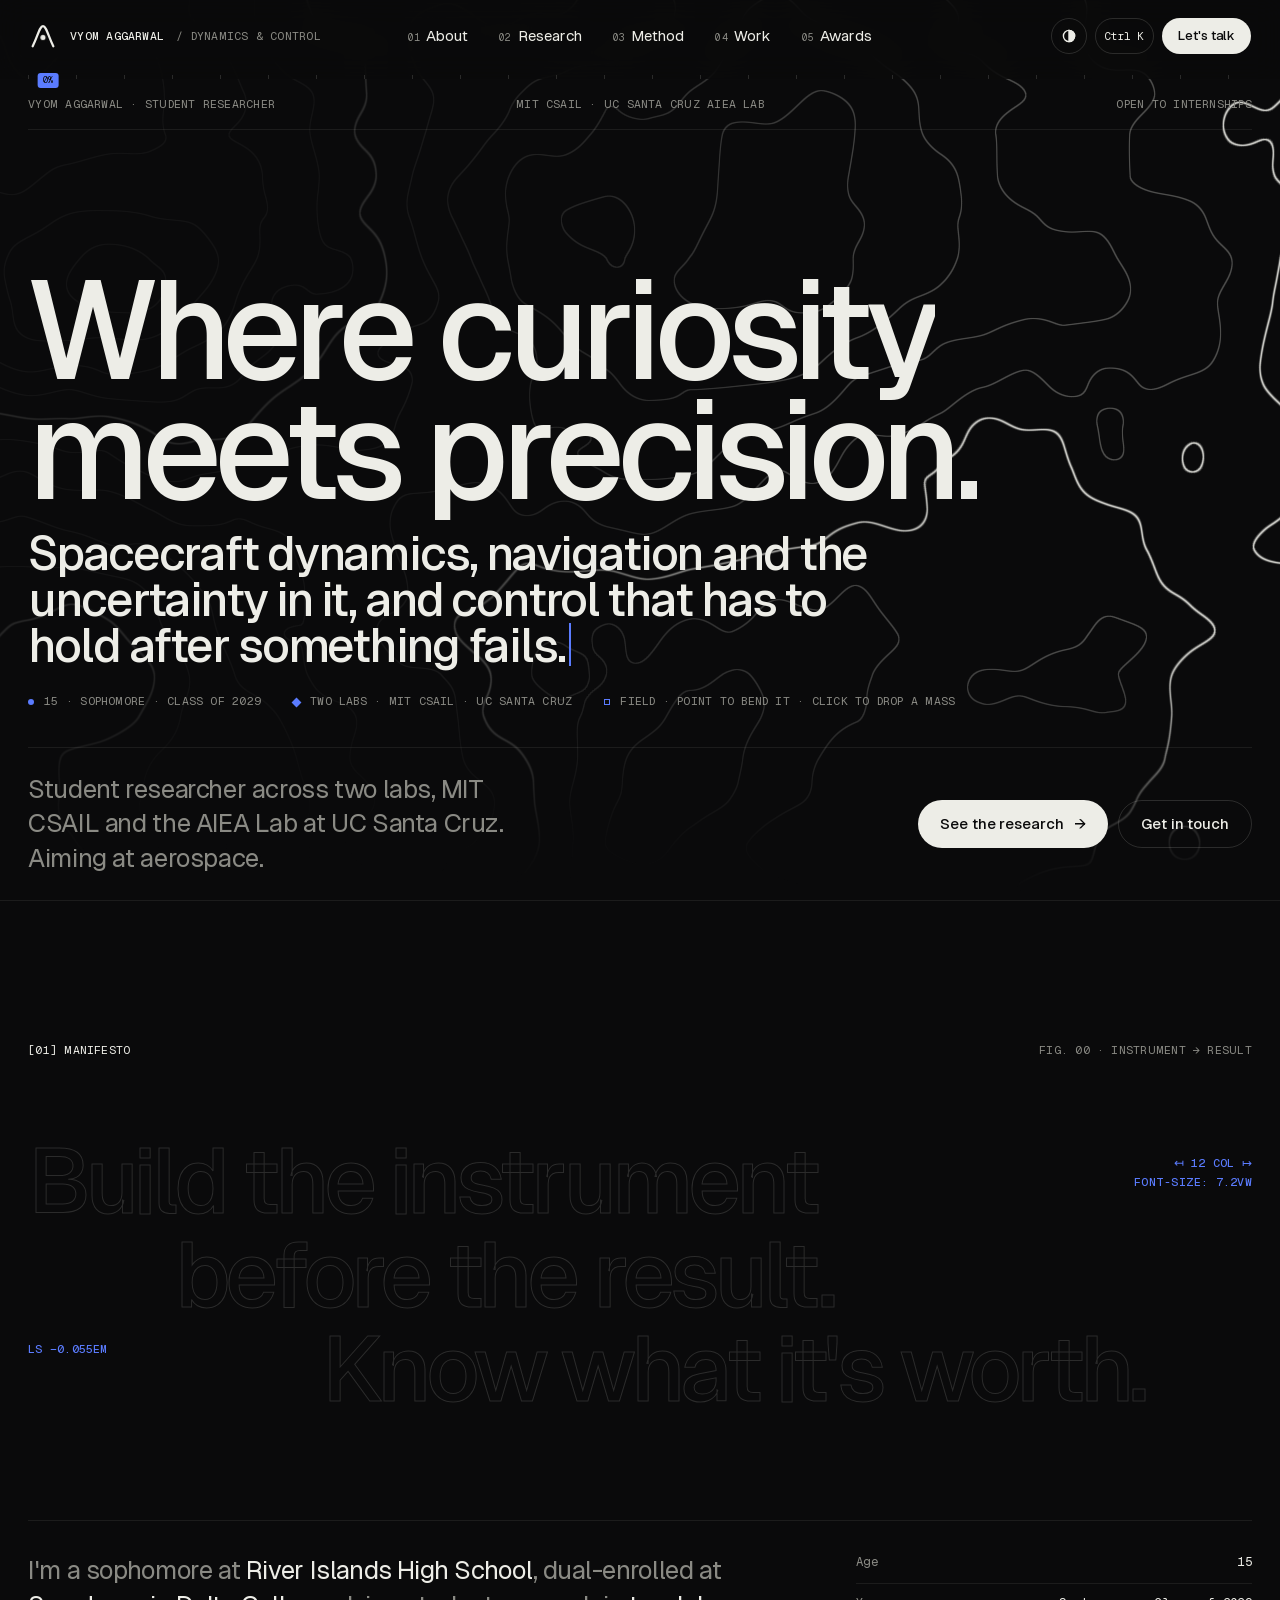
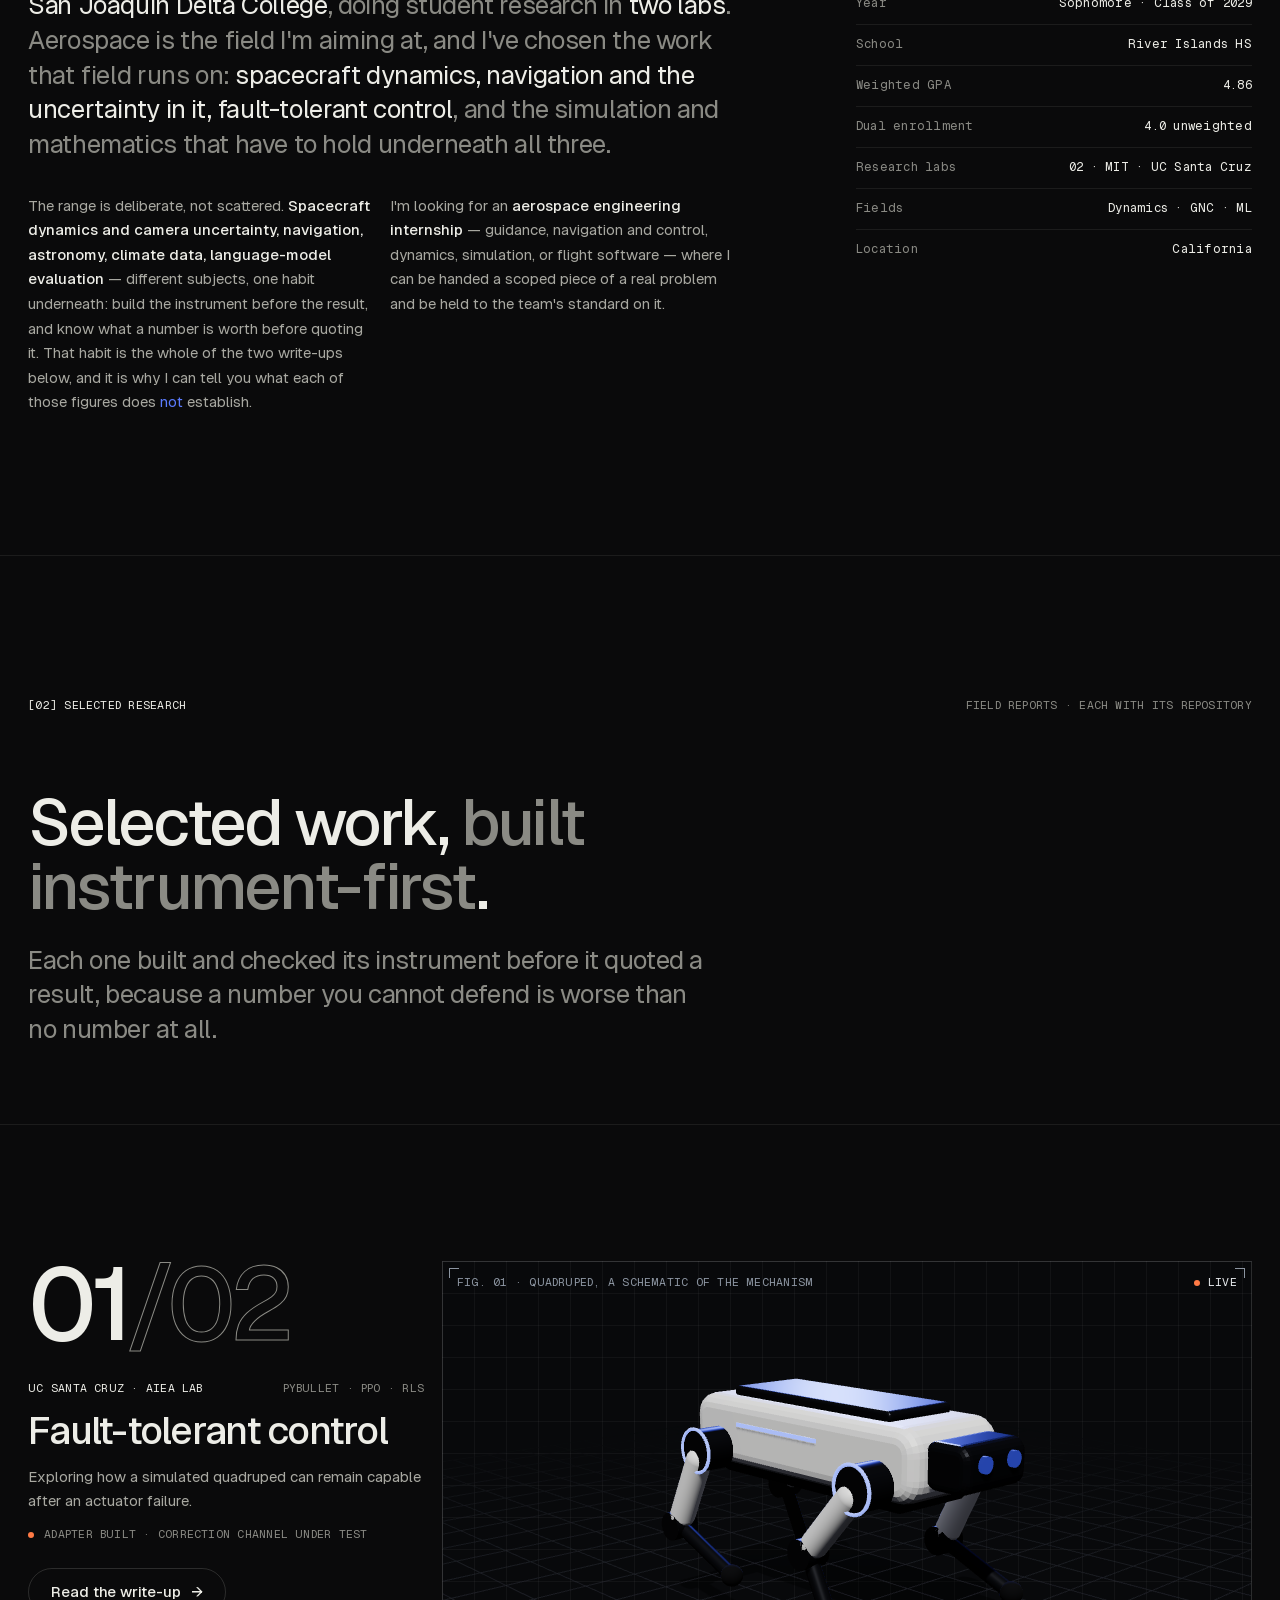
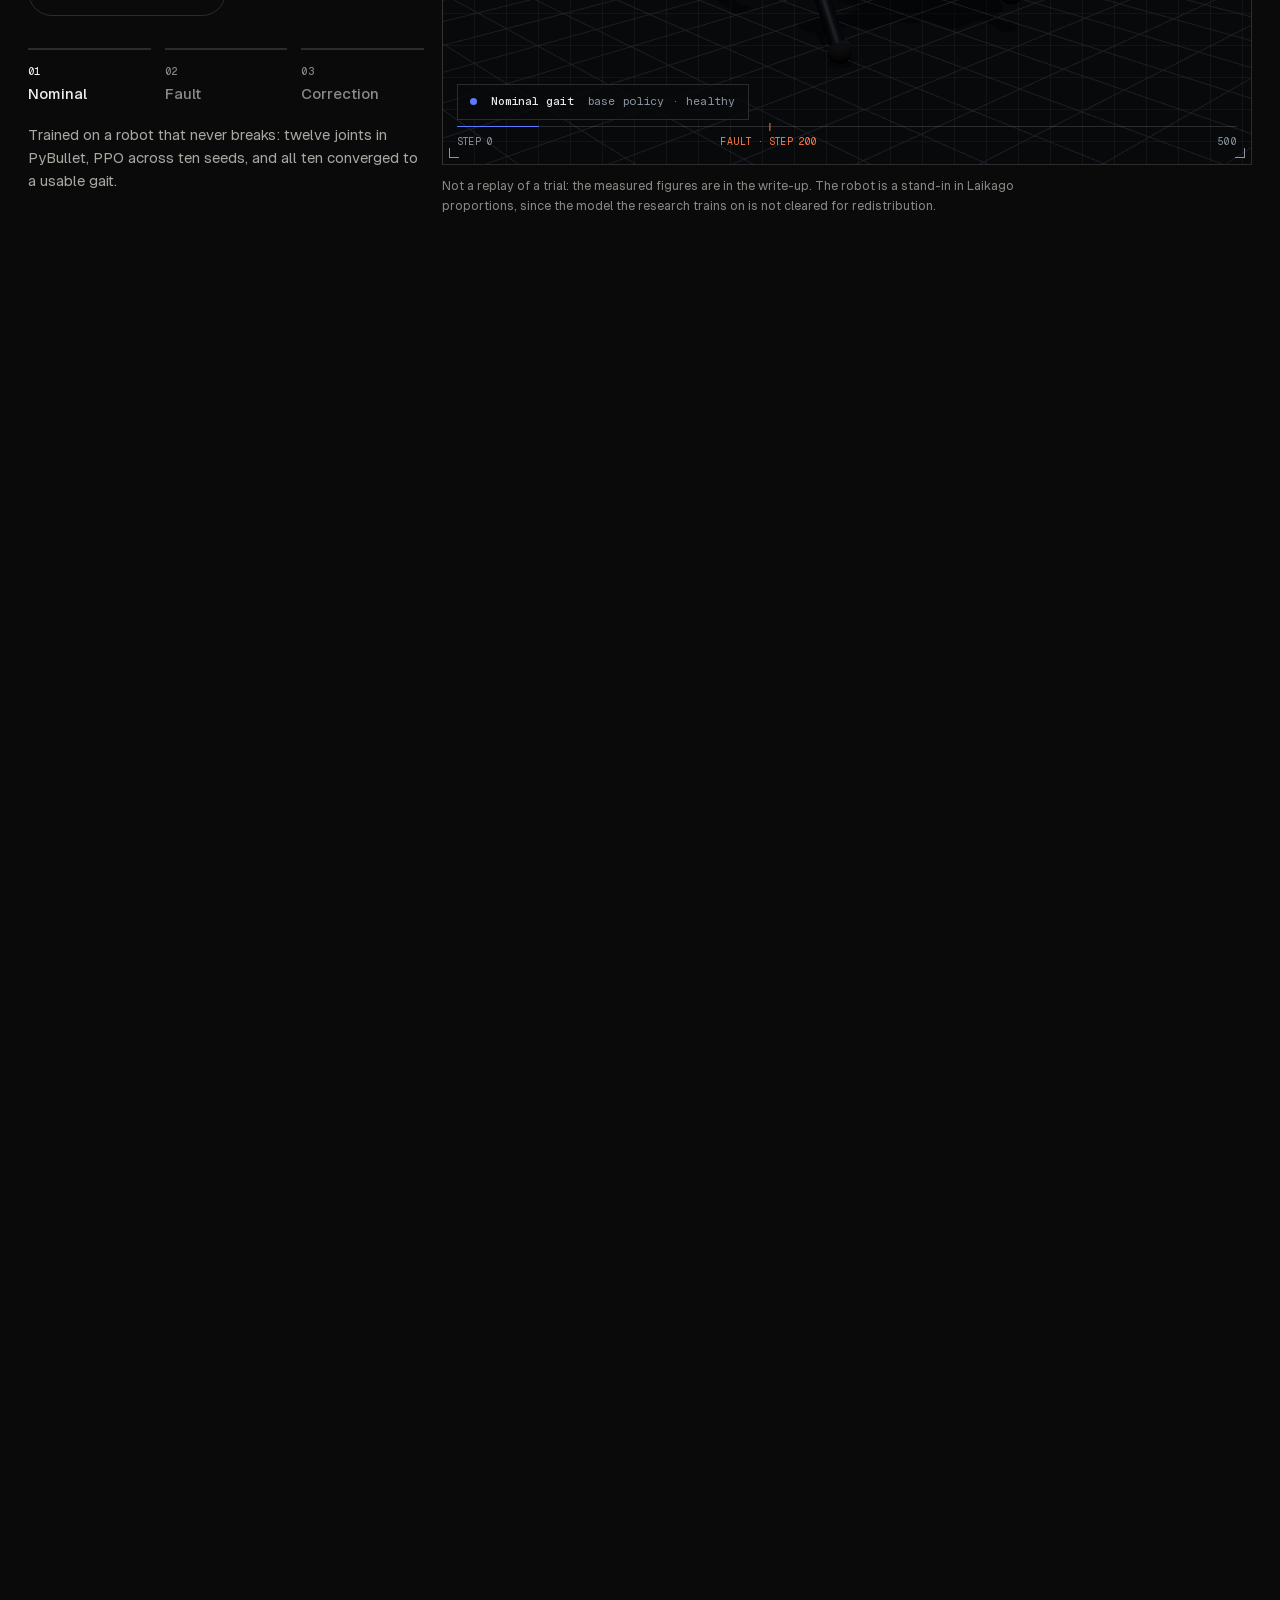
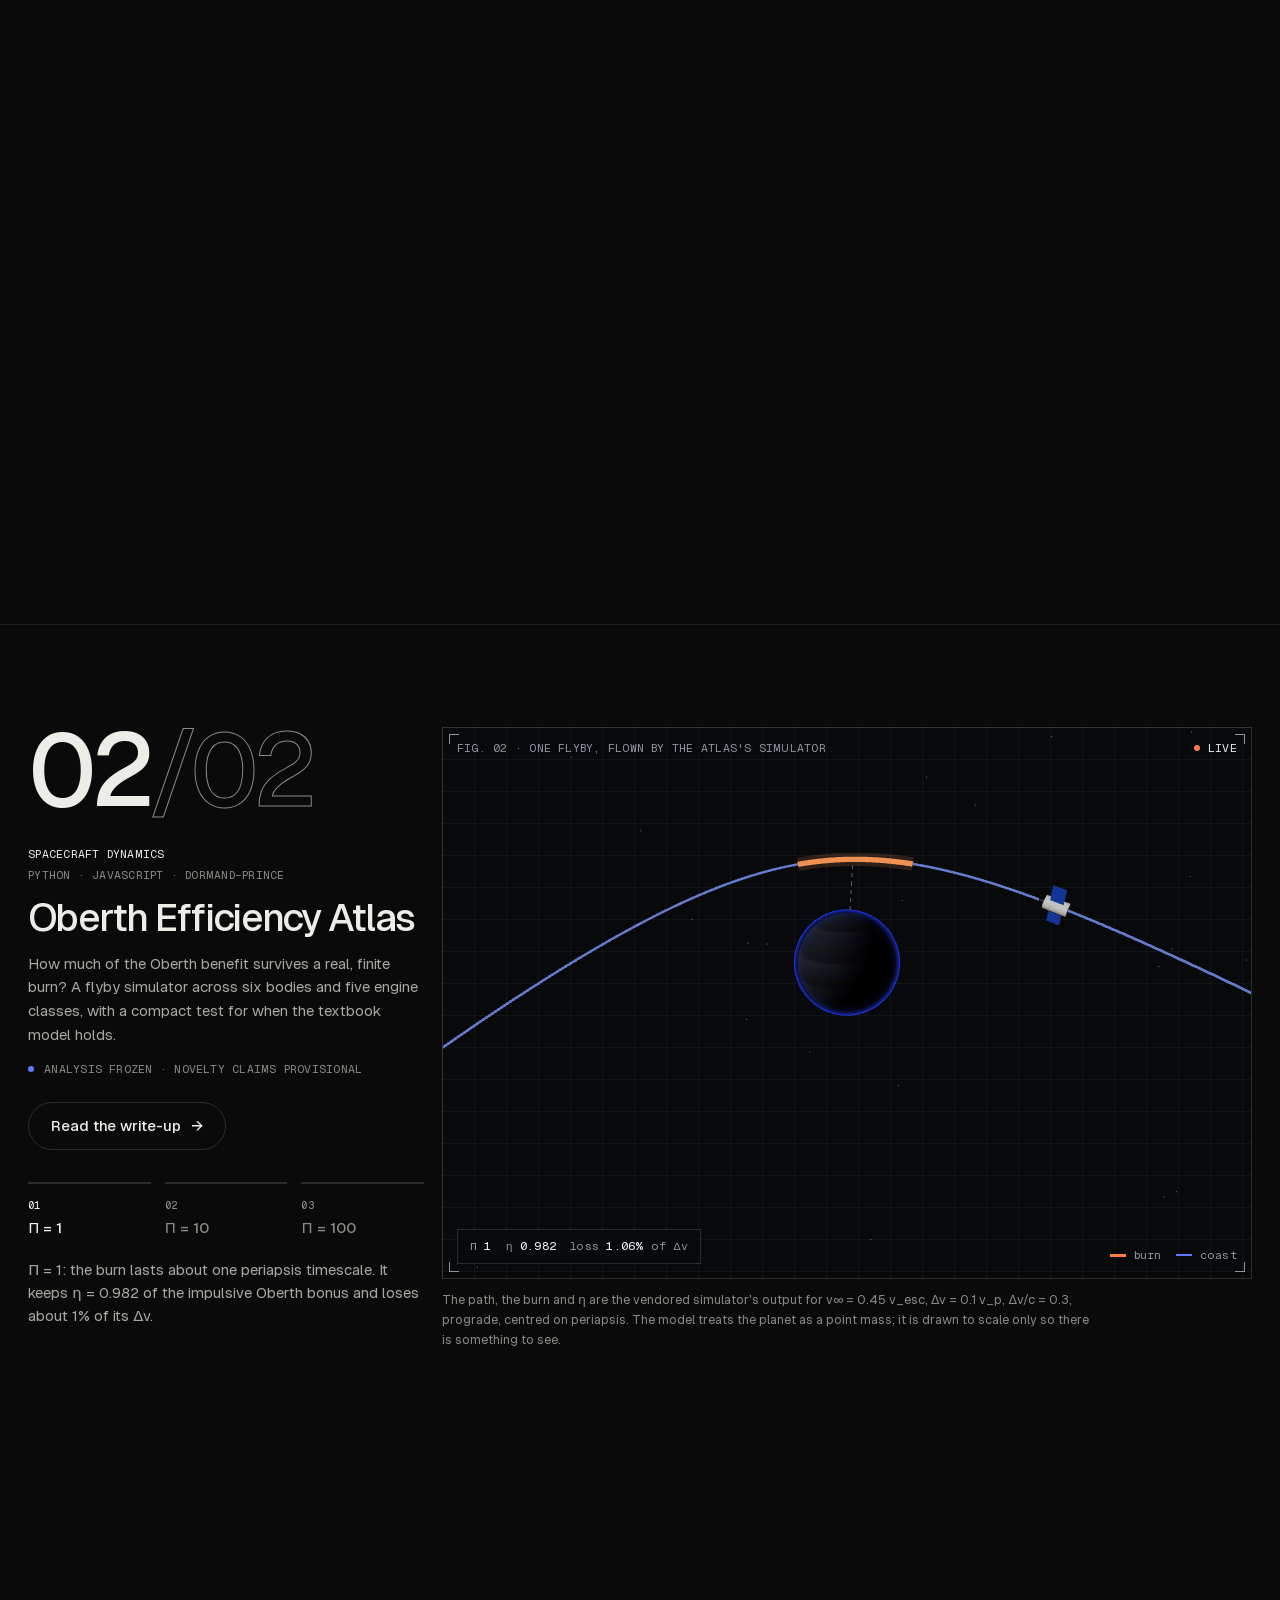
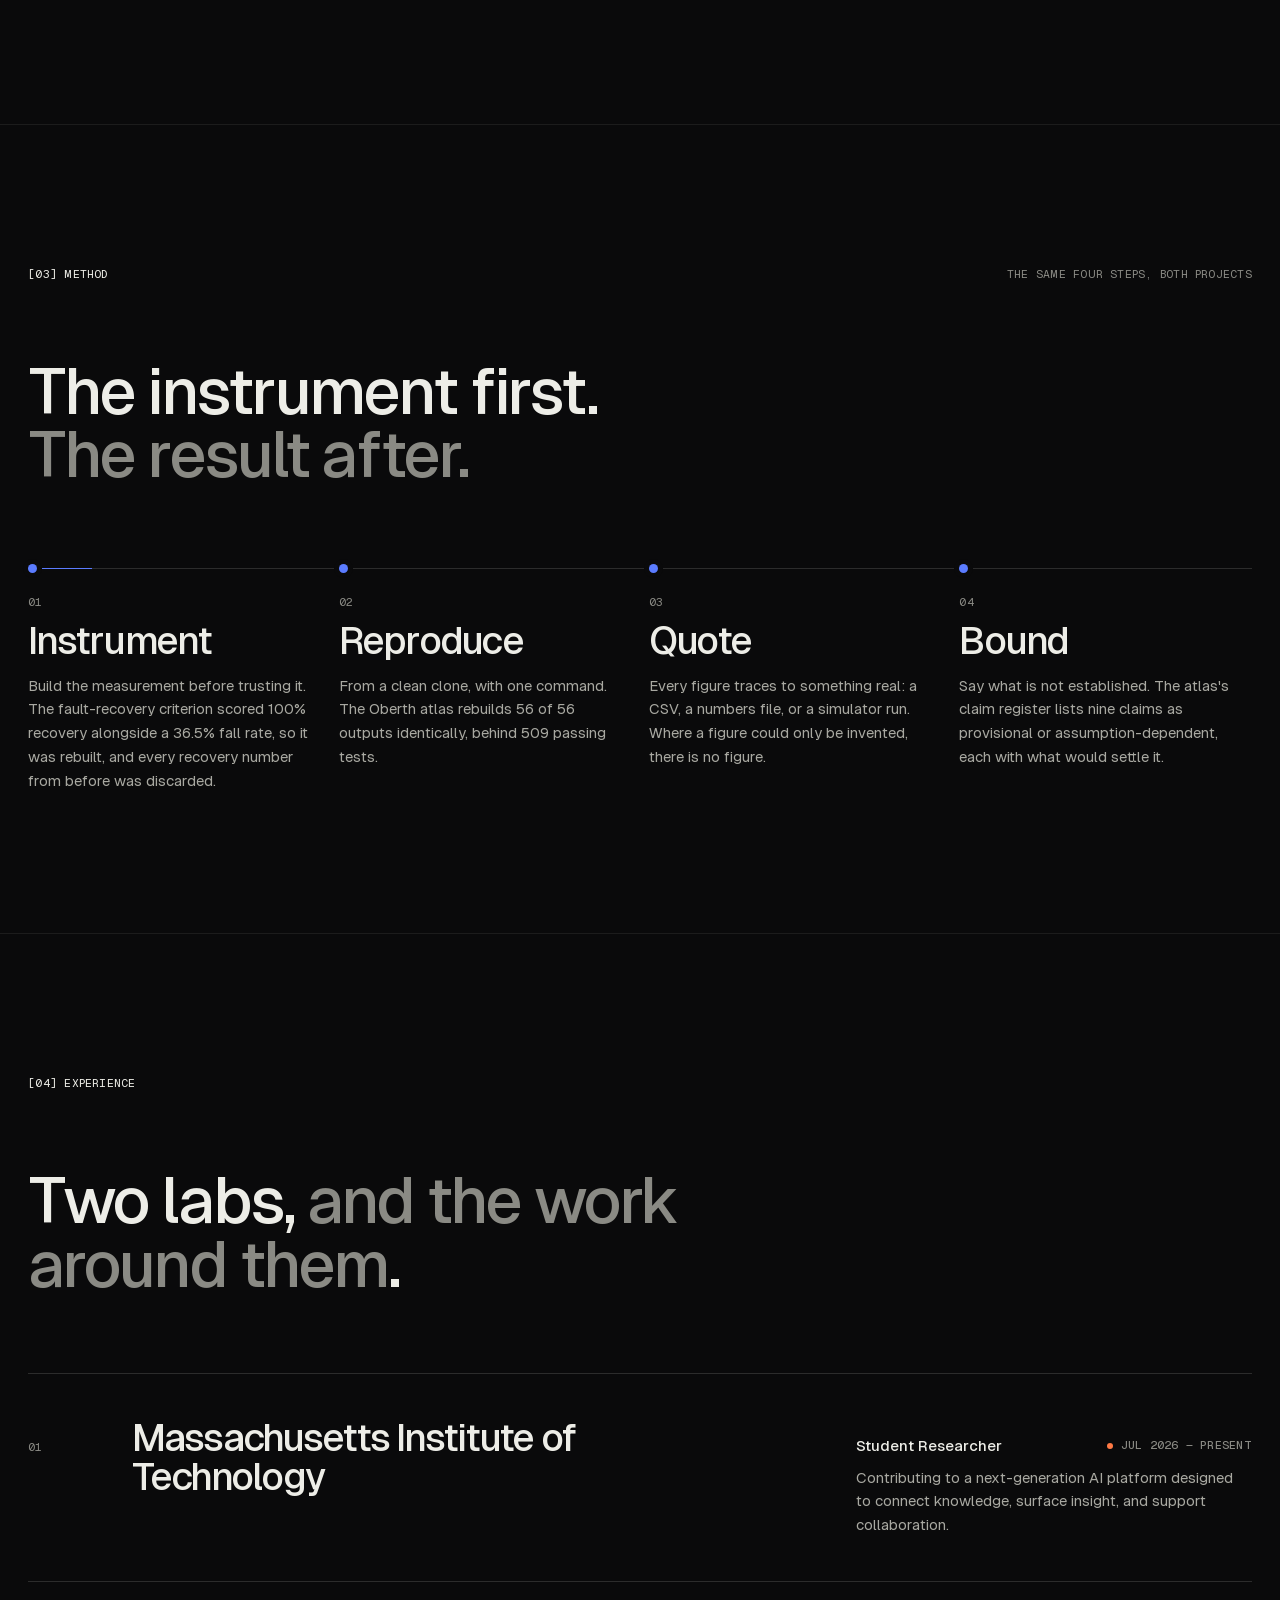
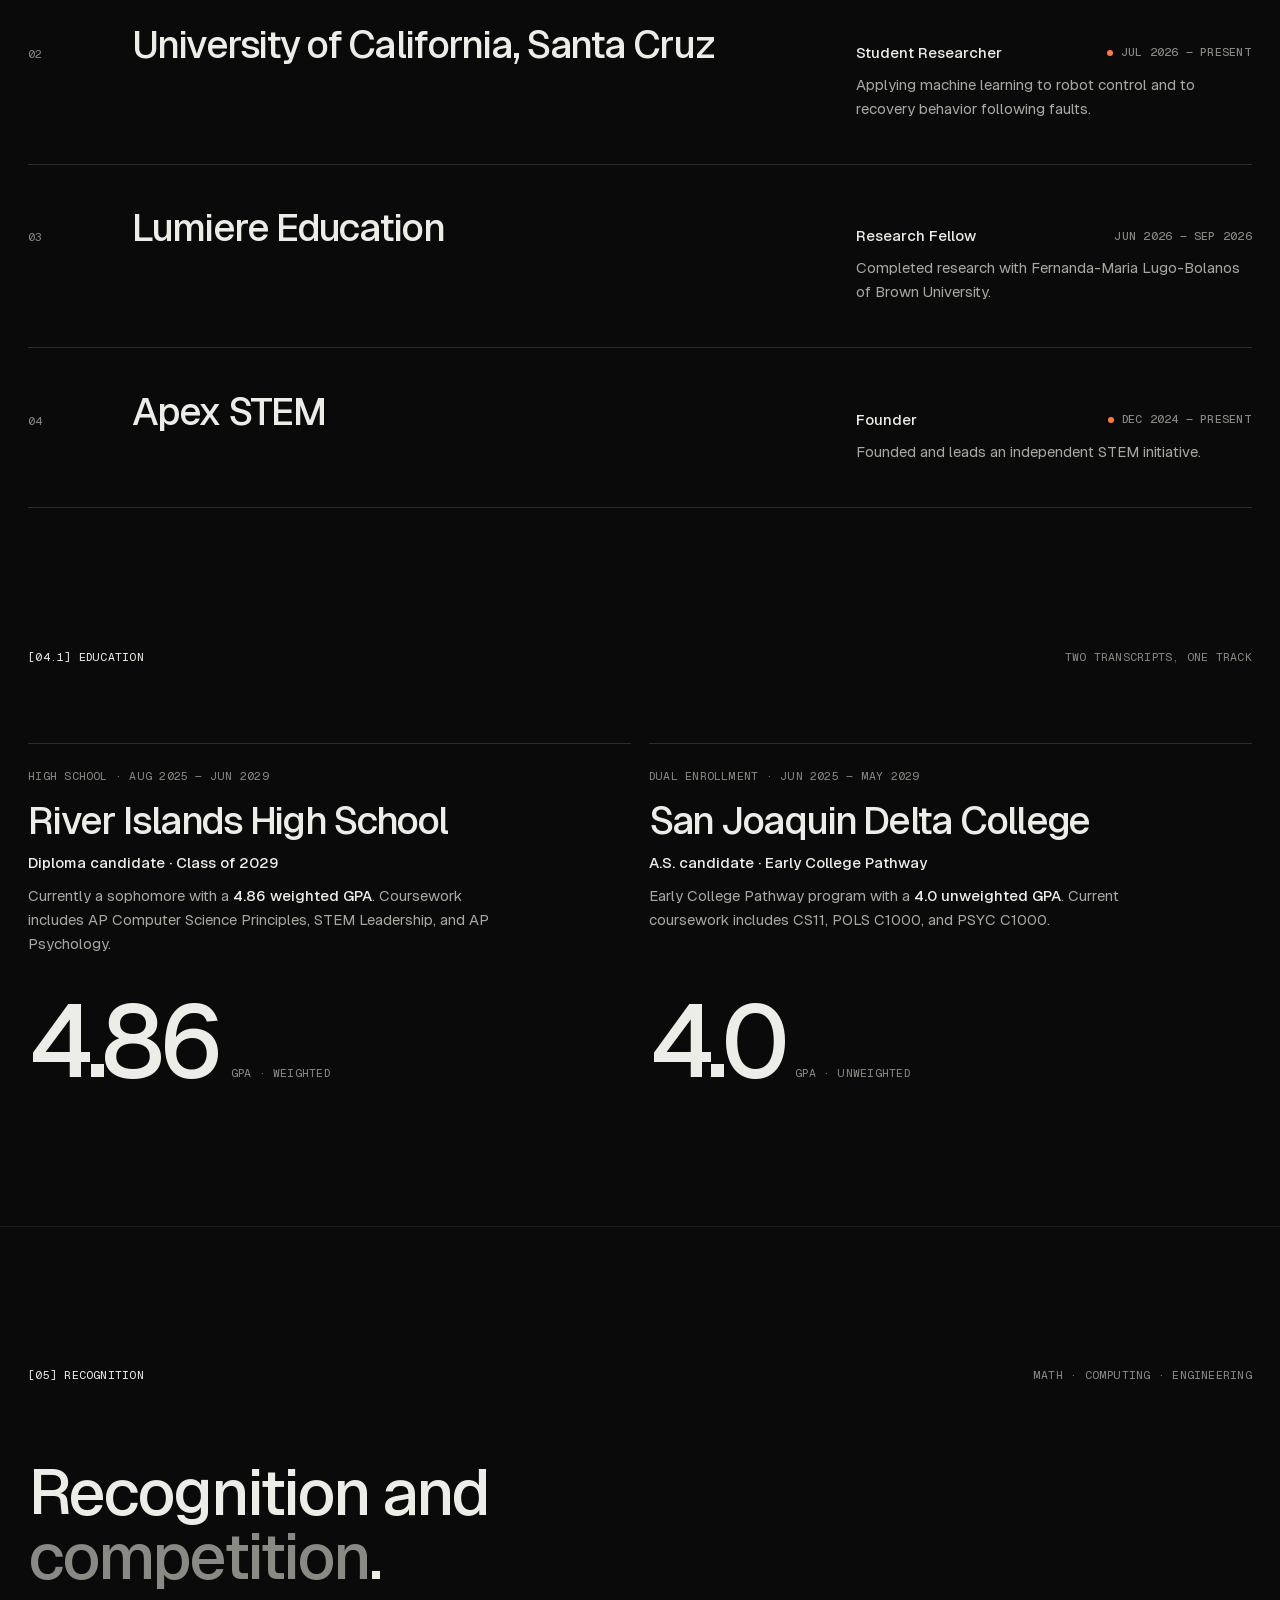
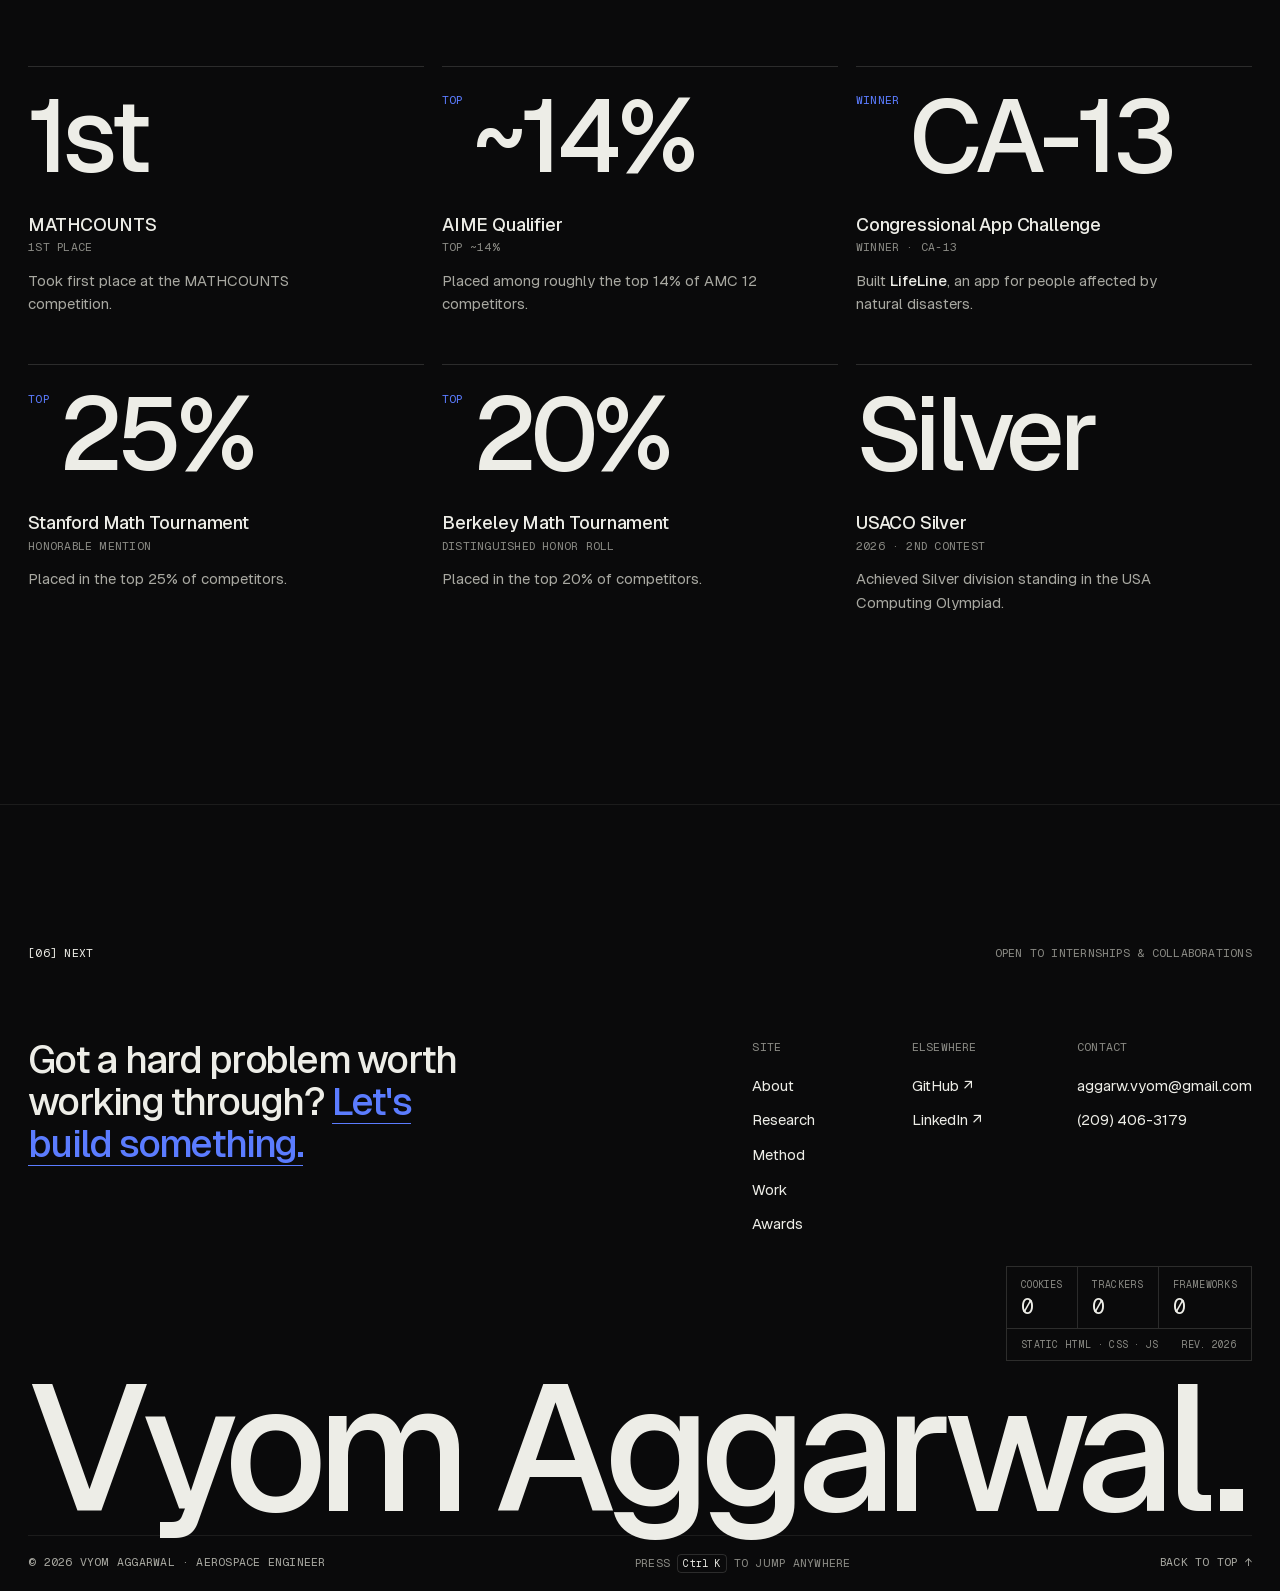
<file: index.html>
<!doctype html>
<html lang="en" data-theme="dark">
<head>
<meta charset="utf-8">
<meta name="viewport" content="width=device-width, initial-scale=1, viewport-fit=cover">

<title>Vyom Aggarwal — Dynamics, Control &amp; Machine Learning</title>
<meta name="description" content="Vyom Aggarwal is a 15-year-old student researcher across two labs, working on spacecraft dynamics, navigation and uncertainty, and control that has to hold after something fails.">
<meta name="author" content="Vyom Aggarwal">
<link rel="canonical" href="https://vyom-aggarwal.github.io/">

<meta name="theme-color" content="#0A0A0B">

<meta property="og:type" content="website">
<meta property="og:url" content="https://vyom-aggarwal.github.io/">
<meta property="og:title" content="Vyom Aggarwal — Control, Machine Learning &amp; Mathematics">
<meta property="og:description" content="15-year-old student researcher across two labs. Spacecraft dynamics, navigation and uncertainty, and control that has to hold after something fails. High school sophomore, class of 2029.">
<meta name="twitter:card" content="summary_large_image">

<link rel="icon" href="assets/favicon.svg?v=3d91b19d" type="image/svg+xml">
<link rel="icon" href="assets/img/favicon-32.png?v=316f29f9" sizes="32x32" type="image/png">
<link rel="apple-touch-icon" href="assets/img/apple-touch-icon.png?v=ab809fe1">

<script>
  /* Before any paint: the JS flag the entrances are gated on, and the
     saved theme, so a light-theme visitor never sees a dark flash. */
  (function () {
    var d = document.documentElement, t = null;
    d.classList.add('js');
    try { t = localStorage.getItem('theme'); } catch (e) {}
    if (t === 'light') {
      d.setAttribute('data-theme', 'light');
      document.querySelector('meta[name="theme-color"]').setAttribute('content', '#F1F0EB');
    }
  })();
</script>

<link rel="preload" href="assets/fonts/Geist-var.woff2" as="font" type="font/woff2" crossorigin>
<link rel="preload" href="assets/fonts/GeistMono-var.woff2" as="font" type="font/woff2" crossorigin>
<link rel="stylesheet" href="assets/css/tokens.css?v=b883e0b3">
<link rel="stylesheet" href="assets/css/base.css?v=b883e0b3">
<link rel="stylesheet" href="assets/css/hero.css?v=b883e0b3">
<link rel="stylesheet" href="assets/css/sections.css?v=b883e0b3">
<link rel="stylesheet" href="assets/css/projects.css?v=b883e0b3">

<noscript><style>
  /* The project write-ups exist only inside these dialogs, so without
     scripting they are shown inline instead of hidden. A crawler that
     ignores scripts still reads every word. */
  .proj:not([open]) {
    display: block; position: static; width: auto; max-width: none;
    max-height: none; margin: var(--s-6) 0 0; box-shadow: none;
  }
  .proj__inner { max-height: none; }
  .proj__close, .stepper, .proj__stage, [data-open], .nav__cmd { display: none; }
  .steps { height: auto !important; }
  .step {
    position: static; opacity: 1; visibility: visible;
    border-top: 1px solid var(--hair);
  }
  .nojs-note { display: block; }
</style></noscript>
</head>

<body>

<a class="skip-link" href="#main">Skip to content</a>

<!-- ═══════════════ THE BAR ═══════════════ -->
<header class="nav" id="nav">
  <div class="wrap nav__in">
    <a class="brand" href="#overview" aria-label="Vyom Aggarwal, back to top">
      <svg class="brand__mark" viewBox="0 0 32 32" aria-hidden="true">
        <!-- an A drawn as a flyby: the path is the letter, the planet
             its counter -->
        <circle class="brand__planet" cx="16" cy="17.6" r="2.7"/>
        <path class="brand__path" pathLength="1" d="M5 27 C10.5 15.5 12.6 5.5 16 5.5 C19.4 5.5 21.5 15.5 27 27"/>
      </svg>
      <span class="brand__name">Vyom Aggarwal</span>
      <span class="brand__role">/ Dynamics &amp; control</span>
    </a>

    <nav class="nav__links" aria-label="Sections">
      <a href="#profile"><i>01</i>About</a>
      <a href="#research"><i>02</i>Research</a>
      <a href="#method"><i>03</i>Method</a>
      <a href="#work"><i>04</i>Work</a>
      <a href="#awards"><i>05</i>Awards</a>
    </nav>

    <div class="nav__end">
      <button class="icon-btn theme-toggle" type="button" data-theme-toggle aria-label="Switch to light theme">
        <svg class="i-moon" viewBox="0 0 16 16" fill="none" stroke="currentColor" stroke-width="1.4" aria-hidden="true"><circle cx="8" cy="8" r="5.6"/><path d="M8 2.4a5.6 5.6 0 0 1 0 11.2Z" fill="currentColor"/></svg>
        <svg class="i-sun" viewBox="0 0 16 16" fill="none" stroke="currentColor" stroke-width="1.4" stroke-linecap="round" aria-hidden="true"><circle cx="8" cy="8" r="3"/><path d="M8 1.2v1.6M8 13.2v1.6M1.2 8h1.6M13.2 8h1.6M3.2 3.2l1.1 1.1M11.7 11.7l1.1 1.1M3.2 12.8l1.1-1.1M11.7 4.3l1.1-1.1"/></svg>
      </button>
      <button class="icon-btn nav__cmd" type="button" data-cmdk-open aria-label="Open command menu" aria-keyshortcuts="Control+K Meta+K"><kbd data-cmdk-key>⌘K</kbd></button>
      <a class="btn btn--solid btn--sm nav__talk" href="#contact">Let's talk</a>
      <button class="icon-btn nav__menu" type="button" data-menu aria-expanded="false" aria-controls="menu" aria-label="Open menu">
        <svg class="i-open" viewBox="0 0 16 16" fill="none" stroke="currentColor" stroke-width="1.5" stroke-linecap="round" aria-hidden="true"><path d="M2.5 5.5h11M2.5 10.5h11"/></svg>
        <svg class="i-close" viewBox="0 0 16 16" fill="none" stroke="currentColor" stroke-width="1.5" stroke-linecap="round" aria-hidden="true"><path d="M3.5 3.5l9 9M12.5 3.5l-9 9"/></svg>
      </button>
    </div>
  </div>
  <div class="wrap"><div class="ruler" aria-hidden="true"><i class="ruler__fill"></i><span class="ruler__pct">0%</span></div></div>
</header>

<div class="menu" id="menu" aria-label="Menu" hidden>
  <nav class="menu__links" aria-label="Sections">
    <a href="#profile"><i>01</i>About</a>
    <a href="#research"><i>02</i>Research</a>
    <a href="#method"><i>03</i>Method</a>
    <a href="#work"><i>04</i>Work</a>
    <a href="#awards"><i>05</i>Awards</a>
    <a href="#contact"><i>06</i>Contact</a>
  </nav>
  <div class="menu__foot mono">
    <a href="mailto:aggarw.vyom@gmail.com">Email</a>
    <a href="https://github.com/vyom-aggarwal" target="_blank" rel="noopener">GitHub ↗</a>
    <a href="https://www.linkedin.com/in/vyom-aggarwal/" target="_blank" rel="noopener">LinkedIn ↗</a>
  </div>
</div>

<!-- ═══════════════ COMMAND MENU ═══════════════ -->
<dialog class="cmdk" id="cmdk" aria-label="Command menu">
  <div class="cmdk__in">
    <div class="cmdk__field">
      <span class="mono dim" aria-hidden="true">›</span>
      <input class="cmdk__input" type="text" placeholder="Jump to a section, open a project, copy the email…" aria-label="Search commands" aria-controls="cmdk-list" aria-autocomplete="list" autocomplete="off" spellcheck="false" data-cmdk-input>
      <kbd class="cmdk__esc">esc</kbd>
    </div>
    <ul class="cmdk__list" id="cmdk-list" role="listbox" aria-label="Commands" data-cmdk-list></ul>
    <p class="cmdk__foot mono dim"><span>↑↓ move</span><span>↵ run</span></p>
  </div>
</dialog>

<main id="main">

<!-- ═══════════════ OVERVIEW ═══════════════ -->
<section class="hero" id="overview" data-compile>
  <canvas class="hero__map" aria-hidden="true" data-terrain></canvas>
  <div class="wrap hero__wrap">

    <div class="strip mono">
      <span>Vyom Aggarwal · Student researcher</span>
      <span class="strip__mid">MIT CSAIL · UC Santa Cruz AIEA Lab</span>
      <span class="strip__end">Open to internships</span>
    </div>

    <h1 class="hero__title" data-c="h1.display">
      <span class="u-sr">Vyom Aggarwal. </span>
      <span class="line"><span>Where curiosity</span></span>
      <span class="line"><span>meets precision.</span></span>
    </h1>

    <p class="hero__sub" data-c="p.sub" data-stream>Spacecraft dynamics, navigation and the uncertainty in it, and control that has to hold after something fails.<span class="caret" aria-hidden="true"></span></p>

    <ul class="hero__notes mono">
      <li><i class="dot" aria-hidden="true"></i>15 · Sophomore · Class of 2029</li>
      <li><i class="dia" aria-hidden="true"></i>Two labs · MIT CSAIL · UC Santa Cruz</li>
      <li class="hero__read" aria-hidden="true"><i class="sq" aria-hidden="true"></i><span data-terrain-read>FIELD · POINT TO BEND IT · CLICK TO DROP A MASS</span></li>
    </ul>

    <div class="hero__foot">
      <p class="hero__lede" data-c="p.lead">Student researcher across two labs, MIT CSAIL and the AIEA Lab at UC Santa Cruz. Aiming at aerospace.</p>
      <div class="hero__cta" data-c="nav.cta">
        <a class="btn btn--solid" href="#research" data-magnet>See the research <span class="arr" aria-hidden="true">→</span></a>
        <a class="btn btn--line" href="mailto:aggarw.vyom@gmail.com" data-magnet>Get in touch</a>
      </div>
    </div>
  </div>
</section>

<!-- ═══════════════ 01 · ABOUT ═══════════════ -->
<section class="sec" id="profile" aria-labelledby="profile-title">
  <div class="wrap">
    <header class="sec__head">
      <p class="mono"><i>[01]</i> Manifesto</p>
      <p class="mono dim">Fig. 00 · Instrument → result</p>
    </header>

    <h2 class="mani" id="profile-title" aria-label="Build the instrument before the result. Know what it's worth.">
      <span class="mani__line" data-fill data-text="Build the instrument" aria-hidden="true">Build the instrument</span>
      <span class="mani__line mani__line--in" data-fill data-text="before the result." aria-hidden="true">before the result.</span>
      <span class="mani__line mani__line--in2" data-fill data-text="Know what it's worth." aria-hidden="true">Know what it's worth.</span>
      <span class="mani__note mani__note--a mono" aria-hidden="true">↤ 12 col ↦</span>
      <span class="mani__note mani__note--b mono" aria-hidden="true">font-size: 7.2vw</span>
      <span class="mani__note mani__note--c mono" aria-hidden="true">ls −0.055em</span>
    </h2>

    <div class="about">
      <div class="about__text" data-reveal>
        <p class="about__lead">I'm a sophomore at <b>River Islands High School</b>, dual-enrolled at
          <b>San Joaquin Delta College</b>, doing student research in <b>two labs</b>. Aerospace is the
          field I'm aiming at, and I've chosen the work that field runs on: <b>spacecraft dynamics,
          navigation and the uncertainty in it, fault-tolerant control</b>, and the simulation and
          mathematics that have to hold underneath all three.</p>
        <div class="about__cols">
          <p>The range is deliberate, not scattered. <b>Spacecraft dynamics and camera uncertainty,
            navigation, astronomy, climate data, language-model evaluation</b> — different subjects, one
            habit underneath: build the instrument before the result, and know what a number is worth
            before quoting it. That habit is the whole of the two write-ups below, and it is why I can
            tell you what each of those figures does <em>not</em> establish.</p>
          <p>I'm looking for an <b>aerospace engineering internship</b> — guidance, navigation and
            control, dynamics, simulation, or flight software — where I can be handed a scoped piece of a
            real problem and be held to the team's standard on it.</p>
        </div>
      </div>

      <aside class="about__side" data-reveal style="--d: 1">

        <dl class="spec">
          <div><dt>Age</dt><dd>15</dd></div>
          <div><dt>Year</dt><dd>Sophomore · Class of 2029</dd></div>
          <div><dt>School</dt><dd>River Islands HS</dd></div>
          <div><dt>Weighted GPA</dt><dd>4.86</dd></div>
          <div><dt>Dual enrollment</dt><dd>4.0 unweighted</dd></div>
          <div><dt>Research labs</dt><dd>02 · MIT · UC Santa Cruz</dd></div>
          <div><dt>Fields</dt><dd>Dynamics · GNC · ML</dd></div>
          <div><dt>Location</dt><dd>California</dd></div>
        </dl>
      </aside>
    </div>
  </div>
</section>

<!-- ═══════════════ 02 · RESEARCH ═══════════════ -->
<section class="sec sec--research" id="research" aria-labelledby="research-title">
  <span class="u-anchor" id="projects" aria-hidden="true"></span>
  <div class="wrap">
    <header class="sec__head">
      <p class="mono"><i>[02]</i> Selected research</p>
      <p class="mono dim">Field reports · each with its repository</p>
    </header>

    <div class="sec__intro">
      <h2 class="sec__title" id="research-title">Selected work, <em>built instrument-first</em>.</h2>
      <p class="sec__lede">Each one built and checked its instrument before it quoted a result,
        because a number you cannot defend is worse than no number at all.</p>
    </div>
  </div>

  <!-- ── Project A ── -->
  <article class="slide" data-slide aria-labelledby="slide-a-title">
    <div class="slide__pin">
      <div class="wrap slide__grid">
        <div class="slide__text">
          <p class="slide__count" aria-hidden="true"><span>01</span><span class="ghost">/02</span></p>
          <p class="slide__meta mono"><span>UC Santa Cruz · AIEA Lab</span><span class="dim">PyBullet · PPO · RLS</span></p>
          <h3 class="slide__title" id="slide-a-title">Fault-tolerant control</h3>
          <p class="slide__line">Exploring how a simulated quadruped can remain capable after an
            actuator failure.</p>
          <p class="slide__state mono"><i class="dot dot--live" aria-hidden="true"></i>Adapter built · correction channel under test</p>
          <button class="btn btn--line" type="button" aria-haspopup="dialog" data-open="fault-tolerant-control" data-magnet>
            Read the write-up <span class="arr" aria-hidden="true">→</span>
          </button>

          <ol class="tabs" aria-label="Project steps">
            <li class="tabs__tab"><span class="mono">01</span>Nominal<i class="tabs__bar"></i></li>
            <li class="tabs__tab"><span class="mono">02</span>Fault<i class="tabs__bar"></i></li>
            <li class="tabs__tab"><span class="mono">03</span>Correction<i class="tabs__bar"></i></li>
          </ol>
          <div class="tabs__say">
            <p data-say="1">Trained on a robot that never breaks: twelve joints in PyBullet, PPO across ten seeds, and all ten converged to a usable gait.</p>
            <p data-say="2">At step 200 something fails. Here it is joint_lock, one of five fault families: three corrupt what the robot can do, two what it knows.</p>
            <p data-say="3">A twelve-number residual corrects around the fault without retraining the policy. It is built; its evaluation under faults has not been run yet.</p>
          </div>
        </div>

        <figure class="demo" data-machine>
          <div class="demo__panel instrument gridded">
            <p class="demo__bar mono"><span>Fig. 01 · Quadruped, a schematic of the mechanism</span><span class="demo__live"><i class="dot dot--live" aria-hidden="true"></i>Live</span></p>
            <canvas class="demo__canvas" data-demo="quadruped" aria-hidden="true"></canvas>
            <div class="demo__hud mono keep-case" data-tone="ok" aria-hidden="true"><i class="demo__dot"></i><b data-demo-status>Nominal gait</b><span data-demo-detail>base policy · healthy</span></div>
            <div class="demo__track mono" aria-hidden="true"><span>step 0</span><span class="demo__fault">fault · step 200</span><span>500</span><i class="demo__fill"></i></div>
            <i class="tick tick--tl"></i><i class="tick tick--tr"></i><i class="tick tick--bl"></i><i class="tick tick--br"></i>
          </div>
          <figcaption class="demo__cap">Not a replay of a trial: the measured figures are in the write-up. The robot is a stand-in in Laikago proportions, since the model the research trains on is not cleared for redistribution.</figcaption>
        </figure>
      </div>
    </div>
  </article>

  <!-- ── Project B ── -->
  <article class="slide" data-slide aria-labelledby="slide-b-title">
    <div class="slide__pin">
      <div class="wrap slide__grid">
        <div class="slide__text">
          <p class="slide__count" aria-hidden="true"><span>02</span><span class="ghost">/02</span></p>
          <p class="slide__meta mono"><span>Spacecraft dynamics</span><span class="dim">Python · JavaScript · Dormand–Prince</span></p>
          <h3 class="slide__title" id="slide-b-title">Oberth Efficiency Atlas</h3>
          <p class="slide__line">How much of the Oberth benefit survives a real, finite burn? A
            flyby simulator across six bodies and five engine classes, with a compact test for when
            the textbook model holds.</p>
          <p class="slide__state mono"><i class="dot" aria-hidden="true"></i>Analysis frozen · novelty claims provisional</p>
          <button class="btn btn--line" type="button" aria-haspopup="dialog" data-open="oberth-efficiency-atlas" data-magnet>
            Read the write-up <span class="arr" aria-hidden="true">→</span>
          </button>

          <ol class="tabs" aria-label="Project steps">
            <li class="tabs__tab"><span class="mono keep-case">01</span>Π = 1<i class="tabs__bar"></i></li>
            <li class="tabs__tab"><span class="mono keep-case">02</span>Π = 10<i class="tabs__bar"></i></li>
            <li class="tabs__tab"><span class="mono keep-case">03</span>Π = 100<i class="tabs__bar"></i></li>
          </ol>
          <div class="tabs__say">
            <p data-say="1">Π = 1: the burn lasts about one periapsis timescale. It keeps η = 0.982 of the impulsive Oberth bonus and loses about 1% of its Δv.</p>
            <p data-say="2">Π = 10: the same Δv, spread over a burn ten times longer. η falls to 0.636, and 20.9% of the Δv is lost.</p>
            <p data-say="3">Π = 100: η falls to 0.192. Across all 1,143 families in the sweep, half the bonus is gone at Π between 8.4 and 40.</p>
          </div>
        </div>

        <figure class="demo demo--flyby" data-machine>
          <div class="demo__panel instrument gridded">
            <p class="demo__bar mono"><span>Fig. 02 · One flyby, flown by the atlas's simulator</span><span class="demo__live"><i class="dot dot--live" aria-hidden="true"></i>Live</span></p>
            <canvas class="demo__canvas" data-demo="flyby" aria-hidden="true"></canvas>
            <div class="demo__hud mono keep-case" aria-hidden="true"><span>Π <b data-demo-pi>10</b></span><span>η <b data-demo-eta>0.636</b></span><span>loss <b data-demo-loss>20.9%</b> of Δv</span></div>
            <div class="demo__key mono keep-case" aria-hidden="true"><span class="demo__k demo__k--burn">burn</span><span class="demo__k">coast</span></div>
            <i class="tick tick--tl"></i><i class="tick tick--tr"></i><i class="tick tick--bl"></i><i class="tick tick--br"></i>
          </div>
          <figcaption class="demo__cap">The path, the burn and η are the vendored simulator's output for v∞ = 0.45 v_esc, Δv = 0.1 v_p, Δv/c = 0.3, prograde, centred on periapsis. The model treats the planet as a point mass; it is drawn to scale only so there is something to see.</figcaption>
        </figure>
      </div>
    </div>
  </article>

  <div class="wrap">
    <p class="nojs-note note">Both projects are shown in full below.</p>

    <!-- ── Project A ── -->
    <dialog class="proj" id="project-fault-tolerant-control" aria-labelledby="ftc-title">
      <div class="proj__inner">
        <header class="proj__head">
          <p class="proj__eyebrow">Project A · UC Santa Cruz AIEA Lab</p>
          <h2 class="proj__title" id="ftc-title">Fault Recovery in RL Locomotion Through Online Residual Adaptation</h2>
          <p class="proj__lede">Can a small correction module, updated <em>during</em> execution, restore a
            quadruped's gait after a hardware fault without retraining its underlying policy?</p>
          <button class="proj__close" type="button" data-close><svg viewBox="0 0 16 16" aria-hidden="true"><path d="M3 3l10 10M13 3L3 13"/></svg><span class="u-sr">Close project</span></button>
        </header>


        <div class="proj__stage instrument">
          <canvas class="proj__canvas" data-sim="fault" aria-hidden="true"></canvas>
          <div class="simhud" data-tone="ok" aria-hidden="true">
            <i class="simhud__dot"></i>
            <b data-sim-status>Nominal gait</b>
            <span data-sim-detail>base policy · healthy</span>
            <span class="simhud__v"><b data-sim-vel>0.50</b> m/s</span>
            <span class="simhud__v">step <b data-sim-step>000</b></span>
          </div>
        </div>
        <div class="stepper">
          <div class="stepper__bar">
            <p class="stepper__pos"><b data-step-num>01</b> / 06</p>
            <p class="stepper__name" data-step-name>Premise</p>
            <div class="stepper__ctl">
              <button class="stepper__play" type="button" data-step-play
                      aria-label="Play the trial">
                <svg class="i-play" viewBox="0 0 16 16" aria-hidden="true"><path d="M4.5 2.6 13 8l-8.5 5.4Z"/></svg>
                <svg class="i-pause" viewBox="0 0 16 16" aria-hidden="true"><path d="M4.5 2.8h2.6v10.4H4.5zM8.9 2.8h2.6v10.4H8.9z"/></svg>
              </button>
            </div>
          </div>
          <input class="stepper__range" type="range" min="0" max="500" step="1" value="0"
                 aria-label="Trial step" aria-valuetext="Step 1 of 6, Premise" data-step-range>
          <ol class="stepper__ticks">
          <li><button type="button" data-step-go="1" aria-current="true">Premise</button></li>
          <li><button type="button" data-step-go="2">Apparatus</button></li>
          <li><button type="button" data-step-go="3">Injection</button></li>
          <li><button type="button" data-step-go="4">Method</button></li>
          <li><button type="button" data-step-go="5">Measurement</button></li>
          <li><button type="button" data-step-go="6">Finding</button></li>
          </ol>
        </div>

        <div class="steps" data-steps>
      <article class="step is-active" data-step="1" aria-label="Step 1 of 6, Premise">
        <div class="beat">
            <p class="beat__no">01 — Premise</p>
            <h3 class="beat__title">Most policies are trained on robots that <em>never break</em>.</h3>
            <p class="beat__body">In the real world motors weaken, joints seize, and sensors start
              reporting values that aren't true. A locomotion policy trained only under ideal
              conditions has never once been shown what failure feels like — so it has no
              response to it.</p></div>
      </article>
      <article class="step" data-step="2" aria-label="Step 2 of 6, Apparatus">
        <div class="beat">
            <p class="beat__no">02 — Apparatus</p>
            <h3 class="beat__title">A quadruped designed to fail <em>on purpose</em>.</h3>
            <p class="beat__body">Twelve revolute joints in PyBullet, physics at 240&nbsp;Hz stepped
              down to 60&nbsp;Hz control. PPO trained across <b>ten seeds at 1.5M timesteps</b> —
              all ten converged to a usable gait, so every one of them is in the experiment.</p>
            <div class="beat__meta">
              <span>34-dim observation</span><span>12-dim action</span><span>0.5 m/s target</span><span>~8.4 h laptop CPU</span>
            </div></div>
        <article class="card">
        <p class="card__k">Training reliability</p>
        <dl class="spec">
          <div><dt>Seeds attempted</dt><dd>10 @ 1.5M</dd></div>
          <div><dt>Converged</dt><dd>10 / 10 · 100%</dd></div>
          <div><dt>Excluded</dt><dd>None</dd></div>
          <div><dt>Commanded</dt><dd>0.500 m/s</dd></div>
          <div><dt>Wall clock</dt><dd>~8.4 h</dd></div>
        </dl>
        <p class="note">Every seed reached a usable gait on this run, so none were held out
          and all ten are aggregated above — the convergence rate is a reported result either
          way, since it characterises how reliably this setup produces a usable policy.</p>
      </article>
      </article>
      <article class="step" data-step="3" aria-label="Step 3 of 6, Injection">
        <div class="beat">
            <p class="beat__no">03 — Injection</p>
            <h3 class="beat__title">At step 200, <em>something fails</em>.</h3>
            <p class="beat__body">Five fault families on a matched seed set, so every fault type is
              compared against identical initial conditions. Three corrupt the <b>physics</b> —
              what the robot can do. Two corrupt the <b>observations</b> — what the robot
              knows.</p>
            <div class="beat__meta">
              <span>torque_limit</span><span>joint_lock</span><span>actuation_delay</span><span>sensor_dropout</span><span>sensor_noise</span>
            </div></div>
      </article>
      <article class="step" data-step="4" aria-label="Step 4 of 6, Method">
        <div class="beat">
            <p class="beat__no">04 — Method</p>
            <h3 class="beat__title">Correct <em>around</em> the fault, don't retrain through it.</h3>
            <p class="beat__body">A twelve-number residual sits between the frozen base policy and the
              actuators. It integrates velocity-tracking error and spreads the correction across joints
              through an influence matrix measured on the healthy robot — no gradients, no network, no
              fault detector. The ablation is <b>fixed</b> versus <b>re-identified online by recursive
              least squares</b>: does learning the damaged dynamics buy anything over correcting with a
              model of the undamaged ones?</p>
            <p class="beat__note">Built, with the influence matrix fit on all ten seeds. Its first
              test was a negative result.</p></div>
        <article class="card">
        <p class="card__k">First probe · seed 0</p>
        <dl class="spec">
          <div><dt>Forward-column agreement</dt><dd>cos 0.29</dd></div>
          <div><dt>Lateral · yaw agreement</dt><dd>0.77 · 0.75</dd></div>
          <div><dt>Best forward change, offset</dt><dd>≈ 0.055 m/s</dd></div>
          <div><dt>Settled deficit, torque_limit</dt><dd>0.106 m/s</dd></div>
          <div><dt>Settled deficit, joint_lock</dt><dd>0.099 m/s</dd></div>
          <div><dt>Settled deficit, delay (5)</dt><dd>0.197 m/s</dd></div>
        </dl>
        <p class="note">Independent halves of the fit disagreed about how joint offsets move
          forward speed. Holding one offset for a whole episode showed why: the change saturates
          near 0.055 m/s however much is asked for, and the same holds on a damaged robot. The base
          policy tracks velocity in closed loop, so it cancels a posture offset. That is authority,
          not noise — more data would not fix it. The correction has to act on <b>gait
          amplitude</b> instead; that probe is written and not yet run.</p>
      </article>
      </article>
      <article class="step" data-step="5" aria-label="Step 5 of 6, Measurement">
        <div class="beat">
            <p class="beat__no">05 — Measurement</p>
            <h3 class="beat__title">First, build an instrument <em>worth trusting</em>.</h3>
            <p class="beat__body">The original recovery criterion latched onto the first instantaneous
              velocity crossing and scored ~100% recovery on every fault — including 100%
              recovery alongside a 36.5% fall rate, which cannot both be true. It was rebuilt:
              velocity smoothed over a 30-step causal window, <b>degradation has to be observed before
              recovery can be</b>, the speed must hold for 30 consecutive steps, and a trial that falls
              is never scored as recovered.</p>
            <p class="beat__note">Every recovery number predating that change was discarded.</p>
            <p class="beat__note">Revised again on 22 September: degradation and recovery are now
              judged on 2-second windows, about six strides, and the lasting deficit is recorded
              separately from the worst transient dip. The Baseline A table predates that revision
              and is due a re-run.</p></div>
        <article class="card">
        <p class="card__k">Build status</p>
        <ul class="checklist">
          <li data-state="done"><i></i>Fault-injectable environment</li>
          <li data-state="done"><i></i>PPO base policy · 10 seeds</li>
          <li data-state="done"><i></i>Recovery criterion rebuilt</li>
          <li data-state="done"><i></i>Baseline A evaluation</li>
          <li data-state="done"><i></i>Across-seed aggregation</li>
          <li data-state="done"><i></i>Residual adapter · fixed and RLS modes</li>
          <li data-state="done"><i></i>Influence matrix · 10 seeds</li>
          <li data-state="done"><i></i>Offset authority probe · negative</li>
          <li data-state="partial"><i></i>Settled deficit · seed 0 only</li>
          <li data-state="partial"><i></i>Severity sweep · seed 0 only</li>
          <li data-state="partial"><i></i>Gait-amplitude probe · written, not run</li>
          <li data-state="todo"><i></i>Baseline A re-run · 2 s criterion</li>
          <li data-state="todo"><i></i>H3 held-out fault split</li>
          <li data-state="todo"><i></i>Adapter evaluated under faults</li>
          <li data-state="todo"><i></i>Baseline B · full retraining</li>
        </ul>
      </article>
      </article>
      <article class="step" data-step="6" aria-label="Step 6 of 6, Finding">
        <div class="beat">
            <p class="beat__no">06 — Finding</p>
            <h3 class="beat__title">The faults <em>separate cleanly</em>.</h3>
            <p class="beat__body">Unadapted recovery runs from <b>1.2% on actuation_delay</b> to
              <b>82.3% on sensor_noise</b>. Every actuation-side fault is less recoverable than both
              sensor-side faults, with no overlap — which makes the physics/sensor distinction a
              measured property of the system rather than a labelling convention, and a defensible
              axis for the H3 generalization split.</p>
            <p class="beat__note">Real headroom for an adaptation method to demonstrate an effect.</p></div>
        <div class="tablewrap">
      <table class="rtable">
        <caption>Baseline A · no adaptation · 10 seeds × 100 trials · ± is spread across seeds, shown where the aggregation reports one · scored before the 22 September criterion revision</caption>
        <thead>
          <tr>
            <th scope="col">Fault (severity)</th>
            <th scope="col">Degraded</th>
            <th scope="col">Vel. drop</th>
            <th scope="col">Recovery</th>
            <th scope="col">Falls</th>
            <th scope="col">Recovery time</th>
          </tr>
        </thead>
        <tbody>
          <tr><td>actuation_delay (10 steps)</td><td>100.0%</td><td>98.5%</td><td>1.2% ± 1.4</td><td><b>78.5% ± 12.2</b></td><td>2.340 s ± 0.617</td></tr>
          <tr data-power><td>torque_limit (0.2×)</td><td>93.7%</td><td>57.4%</td><td>43.1% ± 8.4</td><td>31.1% ± 11.1</td><td>1.679 s ± 0.340</td></tr>
          <tr data-power><td>joint_lock</td><td>94.9%</td><td>49.8%</td><td>53.7% ± 8.2</td><td>4.2% ± 8.2</td><td>1.896 s ± 0.180</td></tr>
          <tr><td>sensor_dropout</td><td>83.9%</td><td>31.7%</td><td>79.6% ± 7.5</td><td>2.6% ± 4.6</td><td>1.729 s ± 0.146</td></tr>
          <tr><td>sensor_noise (σ 0.3)</td><td>84.7%</td><td>29.3%</td><td>82.3% ± 8.2</td><td>2.0% ± 4.6</td><td>1.622 s ± 0.141</td></tr>
        </tbody>
      </table>
    </div>
        <p class="note" style="max-width: var(--measure)">Recovery is <b>conditional on degradation</b> — of the trials
      where the fault measurably slowed the robot, the fraction that returned to pre-fault speed
      and held it. Trials the fault never affected are counted under Degraded rather than scored
      as recoveries. <b>torque_limit</b> and <b>joint_lock</b> are the highest-power test cases:
      recovery sits mid-range at 43.1% and 53.7%, so an adaptation method has room to move it
      without running into a floor or a ceiling. <b>actuation_delay</b> is the severe end —
      it topples the robot in 78.5% of trials and almost never recovers.</p>
        <div class="step__pair"><article class="card">
        <p class="card__k">Per-seed recovery range</p>
        <dl class="spec">
          <div><dt>actuation_delay</dt><dd>0 – 4%</dd></div>
          <div><dt>torque_limit</dt><dd>32 – 60%</dd></div>
          <div><dt>joint_lock</dt><dd>41 – 68%</dd></div>
          <div><dt>sensor_dropout</dt><dd>68 – 88%</dd></div>
          <div><dt>sensor_noise</dt><dd>64 – 94%</dd></div>
        </dl>
        <p class="note"><b>actuation_delay</b> is narrow only because it sits on the floor
          — every seed fails it. The other four spread 20 to 30 points, none of them wide
          enough to trip the 40-point flag, so no fault is strongly seed-dependent on this run.</p>
      </article></div>
        <a class="repo" href="https://github.com/vyom-aggarwal/fault-recovery-quadruped-rl" target="_blank" rel="noopener">
      <span class="repo__k">Repository · reproducible from a clean clone</span>
      <span class="repo__v">github.com/vyom-aggarwal/fault-recovery-quadruped-rl</span>
    </a>
      </article>
        </div>
      </div>
    </dialog>

    <!-- ── Project B ── -->
    <dialog class="proj proj--flow" id="project-oberth-efficiency-atlas" aria-labelledby="oa-title">
      <div class="proj__inner">
        <button class="proj__close" type="button" data-close><svg viewBox="0 0 16 16" aria-hidden="true"><path d="M3 3l10 10M13 3L3 13"/></svg><span class="u-sr">Close project</span></button>
        <header class="proj__head">
          <p class="proj__eyebrow">Project B · Spacecraft dynamics</p>
          <h2 class="proj__title" id="oa-title">Oberth Efficiency Atlas</h2>
          <p class="proj__lede">A real burn is not instantaneous, so it retains only part of the textbook
            Oberth benefit. This project measures <em>how much</em> across six bodies and five engine
            classes, then tests whether one dimensionless number organizes the result.</p>
        </header>


        <div class="proj__stage instrument">
          <canvas class="proj__canvas" data-sim="flyby" aria-hidden="true"></canvas>
          <div class="simhud simhud--top" data-tone="warn" aria-hidden="true">
            <i class="simhud__dot"></i>
            <b data-fly-status>Finite-burn loss</b>
            <span class="simhud__v">η <b data-fly-eta>0.532</b></span>
            <span class="simhud__v simhud__v--wide">loss <b data-fly-loss>12.7%</b> of Δv</span>
          </div>
          <p class="simkey" aria-hidden="true"><span data-k="burn">burn</span><span data-k="coast">coast</span><span data-k="dash">unpowered arrival, impulsive departure</span></p>
        </div>
        <div class="stepper simctl">
          <div class="stepper__bar">
            <p class="stepper__pos"><b>Π</b> <output data-fly-pi>10.0</output></p>
            <p class="stepper__name" data-fly-kept>keeps 53.2% of the impulsive Oberth bonus · loss 12.7% of Δv</p>
            <div class="stepper__ctl">
              <button class="stepper__play" type="button" data-fly-play
                      aria-label="Play the sweep">
                <svg class="i-play" viewBox="0 0 16 16" aria-hidden="true"><path d="M4.5 2.6 13 8l-8.5 5.4Z"/></svg>
                <svg class="i-pause" viewBox="0 0 16 16" aria-hidden="true"><path d="M4.5 2.8h2.6v10.4H4.5zM8.9 2.8h2.6v10.4H8.9z"/></svg>
              </button>
            </div>
          </div>
          <input class="stepper__range" type="range" min="0" max="1000" step="1" value="600"
                 aria-label="Burn length Π" aria-valuetext="Π 10.0, keeps 53.2% of the impulsive Oberth bonus, loss 12.7% of Δv" data-fly-range>
          <ol class="stepper__ticks">
            <li><button type="button" data-fly-go="0.01" aria-label="Set Π to 0.01">0.01</button></li>
            <li><button type="button" data-fly-go="0.1" aria-label="Set Π to 0.1">0.1</button></li>
            <li><button type="button" data-fly-go="1" aria-label="Set Π to 1">1</button></li>
            <li><button type="button" data-fly-go="10" aria-label="Set Π to 10">10</button></li>
            <li><button type="button" data-fly-go="100" aria-label="Set Π to 100">100</button></li>
            <li><button type="button" data-fly-go="1000" aria-label="Set Π to 1000">1000</button></li>
          </ol>
        </div>

        <div class="proj__body">
          <p class="beat__body">The Oberth effect means that the same Δv adds more energy when it is spent
            deep in a gravity well, at high speed. Mission design often treats that burn as instantaneous
            at periapsis. This project measures the correction. <b>η</b> is the share of the impulsive
            Oberth bonus — the gain in excess speed beyond Δv itself — retained by a real burn, and
            <b>Π</b> compares the burn duration with the time required to travel one periapsis distance
            at periapsis speed.</p>
          <p class="beat__body">The view above is a simulator, not a recording of a result. Moving the
            slider integrates the full flyby again with the same Δv distributed across a longer or shorter
            burn. The bright arc marks the burn and the blue line marks coast; dashed lines show the
            unpowered arrival and textbook impulsive departure. η and loss come directly from the
            simulator output.</p>
          <p class="beat__note">Held fixed: arrival speed equal to the escape speed at periapsis,
            Δv = 0.1 v<sub>p</sub>, Δv/c = 0.3, prograde thrust centred on periapsis, a point-mass
            planet. An illustrative case, not a mission. Π is the burn's duration in units of
            r<sub>p</sub>/v<sub>p</sub>.</p>

          <h3 class="proj__sub">What the sweep <em>shows</em>.</h3>
          <div class="inv">
            <article class="inv__item">
              <p class="inv__no">01 — Short burns</p>
              <p class="inv__title">Loss scales quadratically with Π.</p>
              <p class="inv__body">For a prograde burn centred on periapsis, the loss is at most about
                <b>Π²/96 of Δv</b>, for Π up to about 1 and modest Δv/v<sub>p</sub> and mass ratio; larger
                values scale it by a closed-form factor. A burn shorter than r<sub>p</sub>/v<sub>p</sub>
                (about 16% of a circular orbit's period at r<sub>p</sub>) therefore loses roughly 1% of
                its Δv or less. Across the 20,860 prograde sweep runs with Π ≤ 1, none exceeds 1.010
                times the closed-form bound for its own Δv/v<sub>p</sub> and Δv/c.</p>
              <p class="inv__body">It is a leading-order bound, not a strict inequality, and it is
                probably close to a rule of thumb practitioners already use. It is reported as a clean
                statement for flybys, not as a discovery.</p>
            </article>
            <article class="inv__item">
              <p class="inv__no">02 — Long burns</p>
              <p class="inv__title">Half the bonus is gone at Π of about 8–40.</p>
              <p class="inv__body">The energy-based efficiency falls to one half at <b>Π between 8.4
                and 40</b> across all 1,143 engine and arrival families in the sweep, with a median of
                26. The sweep is dimensionless, so this holds at every body: a burn longer than 10–40
                periapsis timescales forfeits about half the Oberth bonus.</p>
              <p class="inv__body">Beyond the quadratic regime, slow arrivals (v<sub>∞</sub>/v<sub>esc</sub>
                ≲ 0.5) follow a Π<sup>−1/3</sup> law until a crossover set by the arrival speed, then
                ln&nbsp;Π&nbsp;/&nbsp;Π; faster arrivals have no such middle regime. That is why the Sun,
                Jupiter and Saturn, with low arrival speeds, keep far more at a given Π.</p>
            </article>
            <article class="inv__item">
              <p class="inv__no">03 — One number, nearly</p>
              <p class="inv__title">Π alone does not collapse the data.</p>
              <p class="inv__body">At small Π, log(1−η) scatters by 0.2–0.3 dex against Π. Against
                <b>Π√C</b>, with C the closed-form prefactor from the theory, it scatters by about 0.001
                dex, some 200 times tighter. The scatter that remains after collapsing on Π alone is
                mostly the arrival speed: v<sub>∞</sub>/v<sub>esc</sub> explains 73–92% of it for
                prograde burns, and the mass ratio is irrelevant to the collapse.</p>
            </article>
            <article class="inv__item">
              <p class="inv__no">04 — Real engines</p>
              <p class="inv__title">Retiming the burn rarely changes much.</p>
              <p class="inv__body">Optimising where the burn sits relative to periapsis recovers a median
                of <b>7×10<sup>−6</sup> percentage points</b> of η for chemical engines, 8×10<sup>−5</sup>
                for nuclear thermal and 0.0068 for electric, over 5,895 valid mission samples. The
                largest single case is 4.1 points (nuclear thermal), and every gain above 0.1 points comes
                from starting the burn later than centred. A chemical burn centred on periapsis is within about 0.1
                points of the optimum of the prograde family.</p>
            </article>
          </div>

          <h3 class="proj__sub">One solar burn, <em>three engine classes</em>.</h3>
          <p class="beat__body">Hibberd, Eubanks and Hein's solar Oberth burn to catch 3I/ATLAS spends
            8.36 km/s at 3.2 solar radii. Flown with their motors, the impulsive model holds. Flown
            with other engines at the same geometry, it does not.</p>
          <div class="tablewrap">
            <table class="rtable rtable--engines">
              <caption>Same 8.36 km/s prograde burn, centred in time on perihelion at 3.2 R☉, bound arrival from 5.2 au · loss is the equivalent-Δv loss</caption>
              <thead>
                <tr>
                  <th scope="col">Engine</th>
                  <th scope="col">Burn time</th>
                  <th scope="col">Π</th>
                  <th scope="col">Δv lost</th>
                  <th scope="col">Share of Δv</th>
                </tr>
              </thead>
              <tbody>
                <tr><td>Solid stack, CASTOR 30B + STAR 48B</td><td>210.8 s</td><td>0.033</td><td>0.099 m/s</td><td>0.0012%</td></tr>
                <tr><td>Nuclear thermal, Isp 900 s, a₀ 0.5 m/s²</td><td>10,808 s (3.0 h)</td><td>1.67</td><td>233 m/s</td><td>2.8%</td></tr>
                <tr><td>SEP-class, Isp 6000 s, a₀ 3.3×10⁻³ m/s²</td><td>2.38×10⁶ s (27.5 days)</td><td>368</td><td>6,344 m/s</td><td>75.9%</td></tr>
              </tbody>
            </table>
          </div>
          <p class="beat__note">The solid stack loses 0.099 m/s when the burn is centred in time and
            0.090 m/s at the best timing, and stays under 0.2 m/s across every sensitivity tried
            (staging coast, arrival conic, thrust profile). The SEP row is hypothetical: that thruster
            could not operate at 3.2 R☉, and it is there to show the propulsion physics at fixed
            geometry. It keeps 24.1% of its Δv, against 23.0% from the large-Π law.</p>
          <p class="beat__body">The loss reaches 1% of Δv at Π of about 1. For the solid stack that means
            cutting the thrust by about 30; a single nuclear-thermal stage crosses it at an initial
            acceleration of roughly 0.83–0.88 m/s².</p>

          <h3 class="proj__sub">Built so it can be <em>checked</em>.</h3>
          <p class="beat__body">Every number and figure comes from code in the repository, and figures
            carry the script and the git commit that made them in their metadata. The in-browser
            simulator above is the repository's own JavaScript port, checked against the Python one on
            ten cases to within 10<sup>−8</sup> in η.</p>
          <article class="card">
            <p class="card__k">Verification</p>
            <dl class="spec">
              <div><dt>Tests passing</dt><dd>509</dd></div>
              <div><dt>Fresh-clone rebuild</dt><dd>56 / 56 outputs identical</dd></div>
              <div><dt>Sweep</dt><dd>135,720 runs · 0 errors</dd></div>
              <div><dt>Sweep η error, 99th percentile</dt><dd>3.3×10⁻⁸</dd></div>
              <div><dt>Rebuild, one command</dt><dd>43–79 min</dd></div>
            </dl>
            <p class="note">Every run carries its own numerical error estimate, from an
              energy-balance residual integrated alongside the orbit.</p>
          </article>
          <p class="beat__note">The rebuild audit found problems before it passed. Committed outputs had
            gone stale after later code changes (Phase 1 files, one numbers file and the Phase 3
            optimisation campaign), and an animation's first frame kept a marker from the still drawn before it. Each was regenerated or fixed, with a regression test for the bug, and none of the
            numbers quoted in the paper outline changed.</p>

          <h3 class="proj__sub">What is <em>not yet</em> established.</h3>
          <p class="beat__body">Tracked as carefully as the code, because the distinction is the point.</p>
          <ul class="unverified">
            <li><b>The novelty is provisional.</b> The literature check was a web search, not a database
              search, and the 1966 paper by Robbins that the small-Π result is compared with could not
              be accessed, so claims that go beyond his scaling are provisional. The repository's
              claim register lists nine claims as provisional or assumption-dependent, each with what
              would settle it.</li>
            <li><b>Point-mass gravity.</b> Planet oblateness is neglected. A check on ten Jupiter and
              Saturn cases at 1.1 radii changes η by at most 0.0026, but absolute outgoing speeds shift
              by 21–28 m/s, so absolute results stay point-mass.</li>
            <li><b>The planet-centred frame has limits.</b> It stops being valid for a burn that starts
              outside the planet's sphere of influence. Those mission samples are masked, not given a
              number.</li>
            <li><b>Representative presets, limited steering.</b> The mission atlas uses representative
              presets, not hardware data, and only smooth pitch laws and one piecewise law were tested,
              so the optima hold within those families.</li>
            <li><b>One earlier result is only partly reproduced.</b> The model reproduces a large overestimate
              reported in a thesis by Confraria (2020) at a thrust-to-weight of 0.1, but not its exact
              size at higher thrust. The raw data behind that figure were not pursued.</li>
            <li><b>The solar case is a simplified model.</b> It is planar and point-mass, with constant
              thrust per motor, bracketed by two-level profiles. The unknown coast between stages is
              bracketed at 10 s and 60 s, and thermal limits are not modelled.</li>
          </ul>

          <p class="beat__note">Not yet a paper. The repository holds a working outline, the figures and
            the numbers behind it, and has been in feature freeze since 6 October. The only planned
            follow-up is the check against Robbins (1966).</p>

          <a class="repo" href="https://github.com/vyom-aggarwal/oberth-efficiency-atlas" target="_blank" rel="noopener">
            <span class="repo__k">Repository · reproducible from a clean clone, with a self-contained explorer</span>
            <span class="repo__v">github.com/vyom-aggarwal/oberth-efficiency-atlas</span>
          </a>
        </div>
      </div>
    </dialog>
  </div>
</section>

<!-- ═══════════════ 03 · METHOD ═══════════════ -->
<section class="sec" id="method" aria-labelledby="method-title">
  <div class="wrap">
    <header class="sec__head">
      <p class="mono"><i>[03]</i> Method</p>
      <p class="mono dim">The same four steps, both projects</p>
    </header>

    <div class="sec__intro">
      <h2 class="sec__title" id="method-title">The instrument first.<br><em>The result after.</em></h2>
    </div>

    <ol class="steps4">
      <li class="steps4__item" data-reveal>
        <span class="steps4__dot" aria-hidden="true"></span>
        <p class="steps4__no mono">01</p>
        <h3 class="steps4__title">Instrument</h3>
        <p class="steps4__body">Build the measurement before trusting it. The fault-recovery criterion
          scored 100% recovery alongside a 36.5% fall rate, so it was rebuilt, and every recovery number
          from before was discarded.</p>
      </li>
      <li class="steps4__item" data-reveal style="--d: 1">
        <span class="steps4__dot" aria-hidden="true"></span>
        <p class="steps4__no mono">02</p>
        <h3 class="steps4__title">Reproduce</h3>
        <p class="steps4__body">From a clean clone, with one command. The Oberth atlas rebuilds 56 of
          56 outputs identically, behind 509 passing tests.</p>
      </li>
      <li class="steps4__item" data-reveal style="--d: 2">
        <span class="steps4__dot" aria-hidden="true"></span>
        <p class="steps4__no mono">03</p>
        <h3 class="steps4__title">Quote</h3>
        <p class="steps4__body">Every figure traces to something real: a CSV, a numbers file, or a
          simulator run. Where a figure could only be invented, there is no figure.</p>
      </li>
      <li class="steps4__item" data-reveal style="--d: 3">
        <span class="steps4__dot" aria-hidden="true"></span>
        <p class="steps4__no mono">04</p>
        <h3 class="steps4__title">Bound</h3>
        <p class="steps4__body">Say what is not established. The atlas's claim register lists nine
          claims as provisional or assumption-dependent, each with what would settle it.</p>
      </li>
    </ol>
  </div>
</section>

<!-- ═══════════════ 04 · WORK ═══════════════ -->
<section class="sec" id="work" aria-labelledby="work-title">
  <div class="wrap">
    <header class="sec__head">
      <p class="mono"><i>[04]</i> Experience</p>
    </header>

    <div class="sec__intro">
      <h2 class="sec__title" id="work-title">Two labs, <em>and the work around them</em>.</h2>
    </div>

    <ol class="roles" id="roles">
      <li class="role">
        <span class="role__no mono">01</span>
        <h3 class="role__org">Massachusetts Institute of Technology</h3>
        <div class="role__info">
          <p class="role__title">Student Researcher <span class="role__date mono"><i class="dot dot--live" aria-hidden="true"></i>Jul 2026 — Present</span></p>
          <p class="role__desc">Contributing to a next-generation AI platform designed to connect knowledge, surface insight, and support collaboration.</p>
        </div>
      </li>
      <li class="role">
        <span class="role__no mono">02</span>
        <h3 class="role__org">University of California, Santa Cruz</h3>
        <div class="role__info">
          <p class="role__title">Student Researcher <span class="role__date mono"><i class="dot dot--live" aria-hidden="true"></i>Jul 2026 — Present</span></p>
          <p class="role__desc">Applying machine learning to robot control and to recovery behavior following faults.</p>
        </div>
      </li>
      <li class="role">
        <span class="role__no mono">03</span>
        <h3 class="role__org">Lumiere Education</h3>
        <div class="role__info">
          <p class="role__title">Research Fellow <span class="role__date mono">Jun 2026 — Sep 2026</span></p>
          <p class="role__desc">Completed research with Fernanda-Maria Lugo-Bolanos of Brown University.</p>
        </div>
      </li>
      <li class="role">
        <span class="role__no mono">04</span>
        <h3 class="role__org">Apex STEM</h3>
        <div class="role__info">
          <p class="role__title">Founder <span class="role__date mono"><i class="dot dot--live" aria-hidden="true"></i>Dec 2024 — Present</span></p>
          <p class="role__desc">Founded and leads an independent STEM initiative.</p>
        </div>
      </li>
    </ol>
  </div>
</section>

<!-- ═══════════════ 04.1 · EDUCATION ═══════════════ -->
<section class="sec sec--cont" id="education" aria-labelledby="education-title">
  <div class="wrap">
    <header class="sec__head">
      <p class="mono"><i>[04.1]</i> Education</p>
      <p class="mono dim">Two transcripts, one track</p>
    </header>
    <h2 class="u-sr" id="education-title">Education</h2>

    <div class="edu">
      <article class="edu__item" data-reveal>
        <p class="mono dim">High school · Aug 2025 — Jun 2029</p>
        <h3 class="edu__name">River Islands High School</h3>
        <p class="edu__meta">Diploma candidate · Class of 2029</p>
        <p class="edu__body">Currently a sophomore with a <b>4.86 weighted GPA</b>. Coursework includes
          AP Computer Science Principles, STEM Leadership, and AP Psychology.</p>
        <p class="edu__stat"><span class="edu__num">4.86</span><span class="mono dim">GPA · weighted</span></p>
      </article>
      <article class="edu__item" data-reveal style="--d: 1">
        <p class="mono dim">Dual enrollment · Jun 2025 — May 2029</p>
        <h3 class="edu__name">San Joaquin Delta College</h3>
        <p class="edu__meta">A.S. candidate · Early College Pathway</p>
        <p class="edu__body">Early College Pathway program with a <b>4.0 unweighted GPA</b>. Current
          coursework includes CS11, POLS C1000, and PSYC C1000.</p>
        <p class="edu__stat"><span class="edu__num">4.0</span><span class="mono dim">GPA · unweighted</span></p>
      </article>
    </div>
  </div>
</section>

<!-- ═══════════════ 05 · AWARDS ═══════════════ -->
<section class="sec" id="awards" aria-labelledby="awards-title">
  <div class="wrap">
    <header class="sec__head">
      <p class="mono"><i>[05]</i> Recognition</p>
      <p class="mono dim">Math · computing · engineering</p>
    </header>

    <div class="sec__intro">
      <h2 class="sec__title" id="awards-title">Recognition and <em>competition</em>.</h2>
    </div>

    <ul class="awards">
      <li class="award" data-reveal>
        <p class="award__big">1st</p>
        <h3 class="award__name">MATHCOUNTS</h3>
        <p class="award__result mono">1st place</p>
        <p class="award__desc">Took first place at the MATHCOUNTS competition.</p>
      </li>
      <li class="award" data-reveal style="--d: 1">
        <p class="award__big"><small>Top</small>~14%</p>
        <h3 class="award__name">AIME Qualifier</h3>
        <p class="award__result mono">Top ~14%</p>
        <p class="award__desc">Placed among roughly the top 14% of AMC 12 competitors.</p>
      </li>
      <li class="award" data-reveal style="--d: 2">
        <p class="award__big"><small>Winner</small>CA-13</p>
        <h3 class="award__name">Congressional App Challenge</h3>
        <p class="award__result mono">Winner · CA-13</p>
        <p class="award__desc">Built <b>LifeLine</b>, an app for people affected by natural disasters.</p>
      </li>
      <li class="award" data-reveal>
        <p class="award__big"><small>Top</small>25%</p>
        <h3 class="award__name">Stanford Math Tournament</h3>
        <p class="award__result mono">Honorable mention</p>
        <p class="award__desc">Placed in the top 25% of competitors.</p>
      </li>
      <li class="award" data-reveal style="--d: 1">
        <p class="award__big"><small>Top</small>20%</p>
        <h3 class="award__name">Berkeley Math Tournament</h3>
        <p class="award__result mono">Distinguished honor roll</p>
        <p class="award__desc">Placed in the top 20% of competitors.</p>
      </li>
      <li class="award" data-reveal style="--d: 2">
        <p class="award__big">Silver</p>
        <h3 class="award__name">USACO Silver</h3>
        <p class="award__result mono">2026 · 2nd contest</p>
        <p class="award__desc">Achieved Silver division standing in the USA Computing Olympiad.</p>
      </li>
    </ul>
  </div>
</section>

</main>

<!-- ═══════════════ 06 · CONTACT ═══════════════ -->
<footer class="foot" id="contact">
  <div class="wrap">
    <header class="sec__head">
      <p class="mono"><i>[06]</i> Next</p>
      <p class="mono dim">Open to internships &amp; collaborations</p>
    </header>

    <div class="foot__grid">
      <div class="foot__cta">
        <h2 class="foot__title">Got a hard problem worth working through? <a class="foot__mail" href="mailto:aggarw.vyom@gmail.com">Let's build something.</a></h2>
      </div>

      <div class="foot__cols">
        <nav aria-label="Site">
          <p class="mono dim">Site</p>
          <ul>
            <li><a href="#profile">About</a></li>
            <li><a href="#research">Research</a></li>
            <li><a href="#method">Method</a></li>
            <li><a href="#work">Work</a></li>
            <li><a href="#awards">Awards</a></li>
          </ul>
        </nav>
        <nav aria-label="Elsewhere">
          <p class="mono dim">Elsewhere</p>
          <ul>
            <li><a href="https://github.com/vyom-aggarwal" target="_blank" rel="noopener">GitHub <span aria-hidden="true">↗</span></a></li>
            <li><a href="https://www.linkedin.com/in/vyom-aggarwal/" target="_blank" rel="noopener">LinkedIn <span aria-hidden="true">↗</span></a></li>
          </ul>
        </nav>
        <div>
          <p class="mono dim">Contact</p>
          <ul>
            <li><a href="mailto:aggarw.vyom@gmail.com">aggarw.vyom@gmail.com</a></li>
            <li><a href="tel:+12094063179">(209) 406-3179</a></li>
          </ul>
        </div>
      </div>
    </div>

    <div class="foot__mark">
      <p class="foot__word" aria-hidden="true" data-fit><span>Vyom Aggarwal.</span></p>
      <div class="specbox mono" role="group" aria-label="This site">
        <div><p>Cookies</p><p class="specbox__n">0</p></div>
        <div><p>Trackers</p><p class="specbox__n">0</p></div>
        <div><p>Frameworks</p><p class="specbox__n">0</p></div>
        <p class="specbox__foot"><span>Static HTML · CSS · JS</span><span>Rev. 2026</span></p>
      </div>
    </div>

    <div class="foot__bar mono">
      <span>© 2026 Vyom Aggarwal · Aerospace Engineer</span>
      <span class="dim foot__built">Press <kbd data-cmdk-key>⌘K</kbd> to jump anywhere</span>
      <a href="#overview">Back to top ↑</a>
    </div>
  </div>
</footer>

<script type="application/ld+json">
{
  "@context": "https://schema.org",
  "@type": "Person",
  "name": "Vyom Aggarwal",
  "url": "https://vyom-aggarwal.github.io/",
  "email": "mailto:aggarw.vyom@gmail.com",
  "jobTitle": "Student Researcher",
  "address": { "@type": "PostalAddress", "addressLocality": "Lathrop", "addressRegion": "CA", "addressCountry": "US" },
  "alumniOf": [
    { "@type": "EducationalOrganization", "name": "River Islands High School" },
    { "@type": "EducationalOrganization", "name": "San Joaquin Delta College" }
  ],
  "affiliation": [
    { "@type": "Organization", "name": "Massachusetts Institute of Technology" },
    { "@type": "Organization", "name": "University of California, Santa Cruz" },
    { "@type": "Organization", "name": "Apex STEM" }
  ],
  "knowsAbout": ["Spacecraft Dynamics", "Guidance, Navigation and Control", "Machine Learning", "Mathematics", "Robotics", "Competitive Programming", "CAD"],
  "sameAs": ["https://www.linkedin.com/in/vyom-aggarwal/", "https://github.com/vyom-aggarwal"]
}
</script>

<script type="module" src="assets/js/hero.js?v=b883e0b3"></script>
<script type="module" src="assets/js/projects.js?v=b883e0b3"></script>
<script type="module" src="assets/js/sections.js?v=b883e0b3"></script>
</body>
</html>
</file>
<file: assets/css/tokens.css>
/* ═══════════════════════════════════════════════════════════
   TOKENS — v3 "blueprint"

   Two themes, one system. Dark is the default and the identity;
   light is the same drawing printed on paper. The theme lives on
   <html data-theme>, set before first paint by the inline script
   in <head> so there is never a flash of the wrong one.

   Every colour, size and duration downstream reads from here.

   Contrast measured, not estimated (WCAG 2.1, computed):

     dark                bg     surface  raised
       ink              16.84   15.92    15.07
       ink-2             8.27    7.83     7.40
       ink-3             5.70    5.39     5.10
       accent            5.44    5.14     4.87
       burn              7.65    7.24     6.85

     light               bg     surface  raised
       ink              16.90   18.44    15.56
       ink-2             8.46    9.23     7.79
       ink-3             4.91    5.36     4.53
       accent            5.16    5.64     4.76
       burn              4.54    4.95     4.18   <- decorative on raised only

   The instrument surfaces (the simulation stages and the figure
   panels) stay dark in both themes. They are screens, not paper,
   and the WebGL models and their posters were lit for a dark
   ground. They carry their own scoped tokens; see .instrument.
   ═══════════════════════════════════════════════════════════ */

:root,
:root[data-theme='dark'] {
  color-scheme: dark;

  --bg:        #0A0A0B;
  --surface:   #121214;
  --raised:    #18181B;

  --ink:       #EDEDE7;   /* headings and display type */
  --ink-2:     #A8A8A1;   /* body copy */
  --ink-3:     #8A8A84;   /* meta, labels, column heads */
  --ghost:     rgb(237 237 231 / 0.10);   /* outline numerals, decorative only */

  --accent:      #5B7CFF;
  --accent-ink:  #0A0A0B;   /* text on a filled accent */
  --accent-soft: rgb(91 124 255 / 0.12);
  --accent-line: rgb(91 124 255 / 0.5);
  --burn:        #FF7A45;   /* the one warm hue: burns, faults, live states */

  --hair:   rgb(237 237 231 / 0.08);
  --hair-2: rgb(237 237 231 / 0.15);
  --grid:   rgb(237 237 231 / 0.035);
  --zebra:  rgb(237 237 231 / 0.025);

  --btn-bg:  #EDEDE7;      /* the primary button is paper on ink */
  --btn-ink: #0A0A0B;

  --terrain-ink: #EDEDE7;
  --terrain-acc: #5B7CFF;
  --terrain-strength: 1;

  --nav-bg: rgb(10 10 11 / 0.72);
  --scrim:  rgb(0 0 0 / 0.72);
  --shadow: 0 40px 120px -40px rgb(0 0 0 / 0.9);
}

:root[data-theme='light'] {
  color-scheme: light;

  --bg:        #F1F0EB;
  --surface:   #FAFAF7;
  --raised:    #E8E7E1;

  --ink:       #0E0E10;
  --ink-2:     #45453F;
  --ink-3:     #686862;
  --ghost:     rgb(14 14 16 / 0.12);

  --accent:      #2A52F0;
  --accent-ink:  #FFFFFF;
  --accent-soft: rgb(42 82 240 / 0.08);
  --accent-line: rgb(42 82 240 / 0.45);
  --burn:        #C2410C;

  --hair:   rgb(14 14 16 / 0.10);
  --hair-2: rgb(14 14 16 / 0.18);
  --grid:   rgb(14 14 16 / 0.045);
  --zebra:  rgb(14 14 16 / 0.025);

  --btn-bg:  #0E0E10;
  --btn-ink: #F1F0EB;

  --terrain-ink: #0E0E10;
  --terrain-acc: #2A52F0;
  --terrain-strength: 1.15;

  --nav-bg: rgb(241 240 235 / 0.78);
  --scrim:  rgb(14 14 16 / 0.45);
  --shadow: 0 40px 120px -40px rgb(14 14 16 / 0.35);
}

/* ── instrument surfaces ─────────────────────────────────────
   Always dark. --signal, --limb, --ink, --ink-2, --ink-3 and --hair-2
   are read by flyby.js from its canvas, so they are scoped here. */
.instrument {
  --inst-bg:  #08090B;
  --signal:   #5B7CFF;   /* coast, healthy, working state */
  --limb:     #FF7A45;   /* burn, fault: the warm hue */
  --ink:      #E8EBEE;
  --ink-2:    #A3ACB6;
  --ink-3:    #8C95A1;
  --hair:     rgb(255 255 255 / 0.08);
  --hair-2:   rgb(255 255 255 / 0.14);
  --grid:     rgb(255 255 255 / 0.04);
  color: var(--ink-2);
  background-color: var(--inst-bg);
}
:root { --signal: #5B7CFF; --limb: #FF7A45; }

:root {
  /* ── type ─────────────────────────────────────────────── */
  --font-sans: 'Geist', ui-sans-serif, system-ui, -apple-system, 'Segoe UI', sans-serif;
  --font-mono: 'Geist Mono', ui-monospace, SFMono-Regular, Menlo, Consolas, monospace;

  --fs-micro: 0.72rem;     /* 11.5px mono labels */
  --fs-mono:  0.78rem;
  --fs-sm:    clamp(0.875rem, 0.85rem + 0.1vw, 0.9375rem);
  --fs-body:  clamp(1rem, 0.96rem + 0.2vw, 1.125rem);
  --fs-lede:  clamp(1.25rem, 1.13rem + 0.6vw, 1.625rem);
  --fs-h3:    clamp(1.6rem, 1.3rem + 1.4vw, 2.5rem);
  --fs-h2:    clamp(2.2rem, 1.5rem + 3.2vw, 4.5rem);
  --fs-sub:   clamp(1.6rem, 0.95rem + 2.5vw, 3.6rem);
  --fs-hero:  clamp(3.4rem, 1rem + 9.6vw, 12.5rem);
  --fs-stat:  clamp(3rem, 1.6rem + 6vw, 8rem);

  --lh-tight: 1.02;
  --lh-snug:  1.15;
  --lh-body:  1.6;
  --track-display: -0.055em;
  --track-tight:   -0.045em;
  --track-mono:     0.02em;
  --track-wide:     0.02em;
  --measure: 64ch;

  /* ── space ────────────────────────────────────────────── */
  --s-1: 4px;  --s-2: 8px;  --s-3: 16px; --s-4: 24px;
  --s-5: 32px; --s-6: 48px; --s-7: 64px; --s-8: 96px; --s-9: 144px;

  /* ── layout ───────────────────────────────────────────── */
  --max: 1440px;
  --gutter: clamp(16px, 2.2vw, 32px);
  --col-gap: clamp(12px, 1.4vw, 24px);
  --nav-h: 72px;
  --section-y: clamp(88px, 11vw, 180px);

  /* ── radii ────────────────────────────────────────────── */
  --r-sm: 0px;      /* drawing-sheet corners: square */
  --r: 0px;
  --r-lg: 4px;
  --r-pill: 999px;

  /* ── motion ───────────────────────────────────────────── */
  --ease: cubic-bezier(0.25, 1, 0.5, 1);
  --ease-in-out: cubic-bezier(0.76, 0, 0.24, 1);
  --dur-fast: 0.2s;
  --dur: 0.4s;
  --dur-slow: 0.8s;
}

@media (prefers-reduced-motion: reduce) {
  :root { --dur-fast: 0.01ms; --dur: 0.01ms; --dur-slow: 0.01ms; }
}
</file>
<file: assets/css/base.css>
/* ═══════════════════════════════════════════════════════════
   BASE — faces, reset, the page frame, the bar, and the small
   parts every section shares: tags, buttons, dots, cards, specs.
   ═══════════════════════════════════════════════════════════ */

@font-face {
  font-family: 'Geist';
  src: url('../fonts/Geist-var.woff2') format('woff2');
  font-weight: 100 900; font-style: normal; font-display: swap;
}
@font-face {
  font-family: 'Geist Mono';
  src: url('../fonts/GeistMono-var.woff2') format('woff2');
  font-weight: 100 900; font-style: normal; font-display: swap;
}

/* ── reset ─────────────────────────────────────────────── */
*, *::before, *::after { box-sizing: border-box; }
* { margin: 0; }
dialog { margin: auto; }   /* the reset above would pin a modal to the top left */
html {
  -webkit-text-size-adjust: 100%; text-size-adjust: 100%;
  scroll-padding-top: calc(var(--nav-h) + 16px);
}
body {
  min-height: 100vh;
  background: var(--bg); color: var(--ink-2);
  font-family: var(--font-sans); font-size: var(--fs-body);
  line-height: var(--lh-body);
  -webkit-font-smoothing: antialiased; -moz-osx-font-smoothing: grayscale;
  text-rendering: optimizeLegibility;
  font-feature-settings: 'ss01', 'cv11';
  overflow-x: clip;
  transition: background-color var(--dur) var(--ease), color var(--dur) var(--ease);
}
img, svg, canvas { display: block; max-width: 100%; }
ul, ol { list-style: none; padding: 0; }
a { color: inherit; text-decoration: none; }
button { font: inherit; color: inherit; background: none; border: 0; padding: 0; cursor: pointer; }
h1, h2, h3, h4 { color: var(--ink); font-weight: 500; line-height: var(--lh-snug); letter-spacing: var(--track-tight); }
b, strong { color: var(--ink); font-weight: 500; }
em { font-style: normal; }
::selection { background: var(--accent); color: var(--accent-ink); }

:focus-visible { outline: 2px solid var(--accent); outline-offset: 3px; border-radius: 4px; }

.skip-link {
  position: fixed; top: 8px; left: 8px; z-index: 300;
  padding: 10px 16px; border-radius: var(--r-pill);
  background: var(--btn-bg); color: var(--btn-ink); font-weight: 500;
  transform: translateY(-200%);
}
.skip-link:focus-visible { transform: none; }

.u-sr {
  position: absolute; width: 1px; height: 1px; padding: 0; margin: -1px;
  overflow: hidden; clip: rect(0 0 0 0); white-space: nowrap; border: 0;
}
.u-anchor { display: block; height: 0; }

/* ── the frame ─────────────────────────────────────────────
   One centred column with hairline rules down both sides, like
   the border of a drawing sheet. Every section sits inside it. */
.wrap {
  position: relative;
  width: 100%; max-width: var(--max);
  margin-inline: auto;
  padding-inline: var(--gutter);
}
.sheet {
  position: relative;
  max-width: var(--max); margin-inline: auto;
  border-inline: 1px solid var(--hair);
}
@media (max-width: 1500px) { .sheet { border-inline: 0; } }

/* the faint drawing grid, on surfaces that ask for it */
.gridded {
  background-image:
    linear-gradient(var(--grid) 1px, transparent 1px),
    linear-gradient(90deg, var(--grid) 1px, transparent 1px);
  background-size: 32px 32px;
  background-position: -1px -1px;
}

/* ── mono labels ─────────────────────────────────────────── */
.mono {
  font-family: var(--font-mono); font-size: var(--fs-micro);
  letter-spacing: var(--track-wide); text-transform: uppercase;
  line-height: 1.5;
}
/* units and symbols keep their case: m/s is not M/S, and an
   uppercased η is a capital eta, a different letter */
.mono.keep-case { text-transform: none; letter-spacing: var(--track-mono); }
.tag { color: var(--ink); }
.tag i { font-style: normal; color: var(--accent); }
.dim { color: var(--ink-3); }

.dot {
  display: inline-block; flex: none;
  width: 6px; height: 6px; border-radius: 50%;
  background: var(--accent); vertical-align: middle;
}
.dot--live { background: var(--burn); position: relative; }
@media (prefers-reduced-motion: no-preference) {
  .dot--live::after {
    content: ''; position: absolute; inset: -4px; border-radius: 50%;
    border: 1px solid var(--burn); opacity: 0;
    animation: ping 2.4s var(--ease) infinite;
  }
}
@keyframes ping { 0% { transform: scale(0.4); opacity: 0.9; } 80%, 100% { transform: scale(1.6); opacity: 0; } }
.dia {
  display: inline-block; flex: none; width: 7px; height: 7px;
  background: var(--accent); transform: rotate(45deg); vertical-align: middle;
}

/* ── buttons ─────────────────────────────────────────────── */
.btn {
  position: relative;
  display: inline-flex; align-items: center; justify-content: center; gap: 10px;
  min-height: 48px; padding: 0 22px;
  border-radius: var(--r-pill);
  font-size: var(--fs-sm); font-weight: 500; letter-spacing: -0.005em;
  white-space: nowrap;
  transition: background-color var(--dur-fast) var(--ease), color var(--dur-fast) var(--ease),
              border-color var(--dur-fast) var(--ease), transform var(--dur) var(--ease);
  will-change: transform;
}
.btn--solid { background: var(--btn-bg); color: var(--btn-ink); }
.btn--solid:hover { background: var(--accent); color: var(--accent-ink); }
.btn--line { border: 1px solid var(--hair-2); color: var(--ink); }
.btn--line:hover { border-color: var(--ink); }
.btn--sm { min-height: 36px; padding: 0 16px; font-size: 0.8125rem; }
.btn .arr { display: inline-block; transition: transform var(--dur) var(--ease); }
.btn:hover .arr { transform: translateX(3px); }
.btn--sm .arr { font-size: 0.9em; }

.icon-btn {
  display: grid; place-items: center;
  width: 36px; height: 36px; border-radius: 50%;
  border: 1px solid var(--hair-2); color: var(--ink);
  transition: border-color var(--dur-fast) var(--ease), background-color var(--dur-fast) var(--ease);
}
.icon-btn:hover { border-color: var(--ink); }
.icon-btn svg { width: 16px; height: 16px; }

/* ── the bar ─────────────────────────────────────────────── */
.nav {
  position: fixed; inset: 0 0 auto; z-index: 100;
  background: var(--nav-bg);
  -webkit-backdrop-filter: blur(14px) saturate(1.2);
          backdrop-filter: blur(14px) saturate(1.2);
}
.nav__in {
  display: grid; align-items: center;
  grid-template-columns: 1fr auto 1fr;
  height: var(--nav-h);
}
.brand { display: inline-flex; align-items: center; gap: 12px; justify-self: start; }
.brand__mark { width: 30px; height: 30px; color: var(--ink); overflow: visible; }
.brand__path { fill: none; stroke: currentColor; stroke-width: 2.4; stroke-linecap: round; }
.brand__planet { fill: currentColor; }
/* On load the mark is flown, not written: the planet appears, then the
   path is traced from one leg to the other. */
@media (prefers-reduced-motion: no-preference) {
  .js .brand__planet { transform-box: fill-box; transform-origin: center; animation: planet-in 0.45s var(--ease) both; }
  .js .brand__path { stroke-dasharray: 1; animation: fly 1.2s var(--ease-in-out) 0.25s both; }
}
@keyframes planet-in { from { transform: scale(0); } to { transform: none; } }
@keyframes fly { from { stroke-dashoffset: 1; } to { stroke-dashoffset: 0; } }
.brand__name { color: var(--ink); font-family: var(--font-mono); font-size: var(--fs-micro); font-weight: 500; letter-spacing: var(--track-wide); text-transform: uppercase; }
.brand__role { color: var(--ink-3); font-family: var(--font-mono); font-size: var(--fs-micro); letter-spacing: var(--track-wide); text-transform: uppercase; }

.nav__links { display: flex; gap: clamp(16px, 2.4vw, 36px); }
.nav__links a {
  display: inline-flex; align-items: baseline; gap: 6px;
  color: var(--ink); font-size: 0.95rem; font-weight: 400;
  padding: 6px 0; position: relative;
}
.nav__links a i { font-style: normal; font-family: var(--font-mono); font-size: 0.625rem; color: var(--ink-3); letter-spacing: 0.04em; }
.nav__links a::after {
  content: ''; position: absolute; left: 0; right: 0; bottom: 0; height: 1px;
  background: currentColor; transform: scaleX(0); transform-origin: right;
  transition: transform var(--dur) var(--ease);
}
.nav__links a:hover::after,
.nav__links a[aria-current='true']::after { transform: scaleX(1); transform-origin: left; }
.nav__links a[aria-current='true'] i { color: var(--accent); }

.nav__end { display: flex; align-items: center; gap: 8px; justify-self: end; }

/* theme toggle: one icon per theme, the other hidden */
.theme-toggle .i-sun { display: none; }
:root[data-theme='light'] .theme-toggle .i-sun { display: block; }
:root[data-theme='light'] .theme-toggle .i-moon { display: none; }

/* the ruler: scroll position as a drawing scale */
.ruler {
  position: relative; height: 7px;
  background-image: repeating-linear-gradient(90deg, var(--hair-2) 0 1px, transparent 1px 48px);
  background-size: 100% 4px; background-repeat: no-repeat; background-position: bottom;
}
.ruler__fill {
  position: absolute; left: 0; bottom: -1px; height: 2px; width: 100%;
  background: var(--accent); transform-origin: left; transform: scaleX(var(--p, 0));
}
.ruler__pct {
  position: absolute; bottom: -9px; left: clamp(20px, calc(var(--p, 0) * 100%), calc(100% - 20px));
  transform: translateX(-50%);
  padding: 1px 5px; border-radius: 3px;
  background: var(--accent); color: var(--accent-ink);
  font-family: var(--font-mono); font-size: 0.5625rem; line-height: 1.4; letter-spacing: 0.04em;
  font-variant-numeric: tabular-nums;
  pointer-events: none;
}
html:not(.js) .ruler { display: none; }

.nav__menu { display: none; }

/* the mobile sheet */
.menu {
  position: fixed; inset: var(--nav-h) 0 0; z-index: 99;
  background: var(--bg);
  padding: var(--s-5) var(--gutter);
  display: flex; flex-direction: column; justify-content: space-between;
  visibility: hidden; opacity: 0;
  transition: opacity var(--dur) var(--ease), visibility 0s linear var(--dur);
}
.nav-open .menu { visibility: visible; opacity: 1; transition: opacity var(--dur) var(--ease); }
.menu__links a {
  display: flex; align-items: baseline; gap: 14px;
  padding: 14px 0; border-bottom: 1px solid var(--hair);
  color: var(--ink); font-size: clamp(2rem, 9vw, 3rem); font-weight: 500;
  letter-spacing: var(--track-display); line-height: 1.1;
}
.menu__links a i { font-style: normal; font-family: var(--font-mono); font-size: var(--fs-micro); color: var(--accent); letter-spacing: 0.04em; }
.menu__foot { display: flex; flex-wrap: wrap; gap: 8px 20px; }
.menu__foot a { color: var(--ink-2); }

.nav__menu .i-close { display: none; }
.nav-open .nav__menu .i-close { display: block; }
.nav-open .nav__menu .i-open { display: none; }

@media (max-width: 960px) {
  .nav__in { grid-template-columns: 1fr auto; }
  .nav__links, .nav__talk { display: none; }
  .nav__menu { display: grid; }
}
@media (max-width: 520px) { .brand__role { display: none; } }
@media (min-width: 961px) { .menu { display: none; } }

/* ── shared parts ────────────────────────────────────────── */
.card {
  background: var(--surface);
  border: 1px solid var(--hair);
  border-radius: var(--r);
  padding: var(--s-4);
}
.card__k {
  font-family: var(--font-mono); font-size: var(--fs-micro);
  text-transform: uppercase; letter-spacing: var(--track-wide);
  color: var(--ink-3); margin-bottom: var(--s-3);
}

.spec { margin: 0; font-family: var(--font-mono); font-size: var(--fs-mono); letter-spacing: var(--track-mono); }
.spec > div {
  display: flex; justify-content: space-between; align-items: baseline; gap: var(--s-3);
  padding: 10px 0; border-bottom: 1px solid var(--hair);
}
.spec > div:last-child { border-bottom: 0; padding-bottom: 0; }
.spec > div:first-child { padding-top: 0; }
.spec dt { color: var(--ink-3); }
.spec dd { margin: 0; color: var(--ink); text-align: right; }

.note { margin-top: var(--s-3); font-size: var(--fs-sm); color: var(--ink-3); line-height: 1.6; }
.note b { color: var(--ink-2); font-weight: 500; }

/* ── entrances ───────────────────────────────────────────────
   Transform-only on anything that might be the LCP element:
   opacity on an ancestor removes it from Chrome's candidate set.
   Gated on .js so a visitor without scripting sees everything. */
@media (prefers-reduced-motion: no-preference) {
  .js [data-reveal] {
    opacity: 0; transform: translateY(24px);
    transition: opacity 0.9s var(--ease), transform 0.9s var(--ease);
    transition-delay: calc(var(--d, 0) * 80ms);
  }
  .js [data-reveal].is-in { opacity: 1; transform: none; }
}

/* ── the command menu ─────────────────────────────────────── */
.nav__cmd { width: auto; padding: 0 9px; border-radius: var(--r-pill); }
.nav__cmd kbd { border: 0; padding: 0; min-width: 0; font-size: 0.6875rem; }
@media (max-width: 960px) { .nav__cmd { display: none; } }
@media (max-width: 1240px) { .brand__role { display: none; } }

.cmdk {
  width: min(620px, calc(100vw - 32px)); max-width: none;
  margin: 14vh auto auto; padding: 0;
  border: 1px solid var(--hair-2); border-radius: var(--r-lg);
  background: var(--surface); color: var(--ink-2);
  box-shadow: var(--shadow);
}
.cmdk::backdrop { background: var(--scrim); -webkit-backdrop-filter: blur(6px); backdrop-filter: blur(6px); }
@media (prefers-reduced-motion: no-preference) { .cmdk[open] { animation: cmdk-in 0.24s var(--ease); } }
@keyframes cmdk-in { from { opacity: 0; transform: translateY(-8px) scale(0.985); } to { opacity: 1; transform: none; } }
.cmdk__field { display: flex; align-items: center; gap: 12px; padding: 0 16px; border-bottom: 1px solid var(--hair); }
.cmdk__input {
  flex: 1; min-width: 0; height: 56px; border: 0; outline: 0; background: none;
  color: var(--ink); font: inherit; font-size: 1rem;
}
.cmdk__input::placeholder { color: var(--ink-3); }
.cmdk__list { max-height: min(52vh, 420px); overflow-y: auto; padding: 8px; }
.cmdk__group {
  padding: 10px 10px 6px; color: var(--ink-3);
  font-family: var(--font-mono); font-size: 0.625rem; letter-spacing: var(--track-wide); text-transform: uppercase;
}
.cmdk__item {
  display: flex; align-items: center; justify-content: space-between; gap: 12px;
  padding: 10px 12px; border-radius: var(--r-sm); cursor: pointer;
  color: var(--ink); font-size: var(--fs-sm);
}
.cmdk__item span:last-child { color: var(--ink-3); font-family: var(--font-mono); font-size: 0.6875rem; }
.cmdk__item[aria-selected='true'] { background: var(--accent-soft); box-shadow: inset 2px 0 0 var(--accent); }
.cmdk__empty { padding: 18px 12px; color: var(--ink-3); font-size: var(--fs-sm); }
.cmdk__foot { display: flex; gap: 18px; padding: 10px 16px; border-top: 1px solid var(--hair); }
.cmdk__esc { color: var(--ink-3); }
</file>
<file: assets/css/hero.css>
/* ═══════════════════════════════════════════════════════════
   HERO — a title block on a topographic sheet.

   The map is a WebGL canvas behind everything (terrain.js); the
   type sits on top and never depends on it. Then a ticker, and
   the figure parts that Fig. 02 in the research section reuses.
   ═══════════════════════════════════════════════════════════ */

.hero {
  position: relative; isolation: isolate;
  min-height: 100svh;
  padding-top: calc(var(--nav-h) + 8px);
  overflow: hidden;
}
.hero__map {
  position: absolute; inset: 0; z-index: -1;
  width: 100%; height: 100%;
  opacity: 0; transition: opacity 1.6s var(--ease);
  touch-action: pan-y;
}
.hero__map.is-on { opacity: 1; }
.hero__wrap {
  display: flex; flex-direction: column;
  min-height: calc(100svh - var(--nav-h) - 8px);
}

.strip {
  display: grid; grid-template-columns: 1fr auto 1fr; gap: var(--s-3);
  padding: 16px 0; border-bottom: 1px solid var(--hair);
  color: var(--ink-3);
}
.strip__mid { text-align: center; }
.strip__end { justify-self: end; display: inline-flex; align-items: center; gap: 10px; }
@media (max-width: 900px) {
  .strip { grid-template-columns: 1fr auto; }
  .strip__mid { display: none; }
}
@media (max-width: 480px) {
  .strip > :first-child { display: none; }
  .strip { grid-template-columns: 1fr; }
  .strip__end { justify-self: start; }
}

/* ── the headline ───────────────────────────────────────── */
.hero__title {
  margin-top: auto;
  padding-top: clamp(40px, 7vh, 96px);
  font-size: var(--fs-hero);
  font-weight: 500;
  line-height: 0.86;
  letter-spacing: var(--track-display);
  color: var(--ink);
  font-feature-settings: 'ss01', 'kern';
}
/* the headline's box hugs its text */
.hero__title { width: fit-content; max-width: 100%; }
.hero__title .line { display: block; width: fit-content; overflow: hidden; padding-bottom: 0.07em; margin-bottom: -0.07em; }
.hero__title .line > span { display: block; }

/* transform only: the headline is the LCP element */
@media (prefers-reduced-motion: no-preference) {
  .js .hero__title .line > span { animation: rise 1.1s var(--ease) both; }
  .js .hero__title .line:nth-child(3) > span { animation-delay: 0.08s; }
}
@keyframes rise { from { transform: translateY(105%); } to { transform: none; } }

.hero__sub {
  margin-top: clamp(14px, 1.6vw, 24px);
  font-size: var(--fs-sub);
  font-weight: 500; line-height: 0.98;
  letter-spacing: var(--track-tight);
  color: var(--ink);
  max-width: 27ch;
}
/* the sub line streams in word by word; each word is a span made by hero.js */
.hero__sub .tok { display: inline-block; white-space: pre; }
@media (prefers-reduced-motion: no-preference) {
  .hero__sub .tok { animation: tok 0.5s var(--ease) both; animation-delay: calc(var(--n) * 38ms + 0.45s); }
}
@keyframes tok { from { opacity: 0; filter: blur(6px); transform: translateY(0.12em); } to { opacity: 1; filter: none; transform: none; } }
.caret {
  display: inline-block; width: 0.06em; height: 0.9em; margin-left: 0.08em;
  background: var(--accent); vertical-align: -0.08em;
}
@media (prefers-reduced-motion: no-preference) { .caret { animation: blink 1.1s steps(1) infinite; } }
@keyframes blink { 50% { opacity: 0; } }

.hero__notes { display: flex; flex-wrap: wrap; gap: 10px 32px; margin-top: var(--s-4); color: var(--ink-3); }
.sq { display: inline-block; width: 6px; height: 6px; border: 1px solid var(--accent); }
.hero__notes li { display: inline-flex; align-items: center; gap: 10px; }
/* written in capitals at the source so φ can stay a lowercase phi */
.hero__read { font-variant-numeric: tabular-nums; text-transform: none; }
.mass { text-transform: none; }
html:not(.js) .hero__read { display: none; }

.hero__foot {
  display: flex; align-items: center; justify-content: space-between; flex-wrap: wrap;
  gap: var(--s-4) var(--s-6);
  margin-top: clamp(28px, 4vh, 56px);
  padding: var(--s-4) 0;
  border-top: 1px solid var(--hair);
}
.hero__lede { font-size: var(--fs-lede); color: var(--ink-3); max-width: 30ch; line-height: 1.35; letter-spacing: -0.015em; }
.hero__cta { display: flex; flex-wrap: wrap; gap: 10px; }
@media (max-width: 560px) {
  .hero__cta { width: 100%; }
  .hero__cta .btn { flex: 1 1 auto; }
}

/* ── the compile intro ──────────────────────────────────────
   Once per session: blueprint boxes are drawn around the hero's
   parts, labelled with their size, then lifted away. Built by
   hero.js; it is an overlay, so nothing under it moves or fades. */
.compile { position: absolute; inset: 0; z-index: 3; pointer-events: none; }
.compile__box {
  position: absolute;
  border: 1px solid var(--accent-line);
  background: var(--accent-soft);
  animation: compile-box 1.9s var(--ease) both;
}
.compile__box::before {
  content: attr(data-label);
  position: absolute; left: -1px; bottom: 100%;
  padding: 2px 6px; background: var(--accent); color: var(--accent-ink);
  font-family: var(--font-mono); font-size: 0.625rem; letter-spacing: 0.04em; white-space: nowrap;
}
.compile__rule { position: absolute; background: var(--accent-line); animation: compile-rule 1.9s var(--ease) both; }
.compile__rule--h { left: 0; right: 0; height: 1px; transform-origin: left; }
.compile__rule--v { top: 0; bottom: 0; width: 1px; transform-origin: top; }
@keyframes compile-box {
  0% { clip-path: inset(0 100% 100% 0); opacity: 1; }
  35% { clip-path: inset(0 0 0 0); opacity: 1; }
  70% { opacity: 1; }
  100% { clip-path: inset(0 0 0 0); opacity: 0; }
}
@keyframes compile-rule {
  0% { transform: scale(0); opacity: 1; }
  40% { transform: scale(1); opacity: 1; }
  100% { transform: scale(1); opacity: 0; }
}

/* ── the ticker ─────────────────────────────────────────── */
.ticker {
  overflow: hidden; border-top: 1px solid var(--hair); border-bottom: 1px solid var(--hair);
  -webkit-mask-image: linear-gradient(90deg, transparent, #000 8%, #000 92%, transparent);
          mask-image: linear-gradient(90deg, transparent, #000 8%, #000 92%, transparent);
}
.ticker__track { display: flex; width: max-content; padding: 16px 0; color: var(--ink-3); }
.ticker__track span { display: inline-flex; align-items: center; gap: 48px; padding-right: 48px; white-space: nowrap; }
.ticker__track span::after { content: ''; width: 5px; height: 5px; background: var(--accent); transform: rotate(45deg); }
@media (prefers-reduced-motion: no-preference) {
  .ticker__track { animation: marquee 48s linear infinite; }
  .ticker:hover .ticker__track { animation-play-state: paused; }
}
@keyframes marquee { to { transform: translateX(-50%); } }

/* corner registration ticks, on any framed figure */
.tick { position: absolute; width: 10px; height: 10px; pointer-events: none; z-index: 2; }
.tick::before, .tick::after { content: ''; position: absolute; background: var(--ink-3); }
.tick::before { width: 10px; height: 1px; }
.tick::after { width: 1px; height: 10px; }
.tick--tl { top: 6px; left: 6px; }
.tick--tr { top: 6px; right: 6px; } .tick--tr::before { right: 0; } .tick--tr::after { right: 0; }
.tick--bl { bottom: 6px; left: 6px; } .tick--bl::before { bottom: 0; } .tick--bl::after { bottom: 0; }
.tick--br { bottom: 6px; right: 6px; } .tick--br::before { right: 0; bottom: 0; } .tick--br::after { right: 0; bottom: 0; }

/* a mass dropped on the field: a crosshair and its label */
.mass {
  position: absolute; z-index: 1; pointer-events: none;
  width: 0; height: 0;
  color: var(--accent);
  transition: opacity 0.3s linear;
}
.mass i { position: absolute; left: -9px; top: -9px; width: 18px; height: 18px; }
.mass i::before, .mass i::after { content: ''; position: absolute; background: currentColor; }
.mass i::before { left: 0; right: 0; top: 50%; height: 1px; }
.mass i::after { top: 0; bottom: 0; left: 50%; width: 1px; }
.mass b {
  position: absolute; left: 14px; top: -22px; white-space: nowrap;
  font-weight: 400; color: var(--accent);
}
@media (prefers-reduced-motion: no-preference) {
  .mass i { animation: mass-in 0.6s var(--ease) both; }
}
@keyframes mass-in { from { transform: scale(2.4) rotate(45deg); opacity: 0; } to { transform: none; opacity: 1; } }
</file>
<file: assets/css/sections.css>
/* ═══════════════════════════════════════════════════════════
   SECTIONS — about, research, method, experience, education,
   recognition, and the footer that is also the contact page.
   ═══════════════════════════════════════════════════════════ */

.sec { padding: var(--section-y) 0; border-top: 1px solid var(--hair); }

.sec__head {
  display: flex; justify-content: space-between; align-items: center; gap: var(--s-3);
  margin-bottom: clamp(48px, 6vw, 96px);
  color: var(--ink);
}
.sec__head i { font-style: normal; }
.sec__head .dim { text-align: right; }
@media (max-width: 640px) { .sec__head .dim { display: none; } }

.sec__intro { display: grid; gap: var(--s-4); margin-bottom: clamp(48px, 6vw, 96px); }
.sec__title {
  font-size: var(--fs-h2); line-height: 0.98;
  letter-spacing: var(--track-tight); font-weight: 500; max-width: 16ch;
}
.sec__title em { color: var(--ink-3); }
.sec__lede { font-size: var(--fs-lede); color: var(--ink-3); max-width: 40ch; line-height: 1.35; letter-spacing: -0.015em; }

/* ═══ 01 · manifesto ═════════════════════════════════════ */
.mani {
  position: relative;
  display: flex; flex-direction: column;
  /* sized off the viewport so the longest line plus its indent always
     fits: the lines never wrap, or the ink layer would part from them */
  font-size: clamp(1.6rem, 7.2vw, 7.5rem); line-height: 0.98;
  letter-spacing: var(--track-display); font-weight: 500;
}
.mani__line {
  position: relative;
  display: block; width: max-content; max-width: 100%;
  white-space: nowrap;
  color: transparent;
  -webkit-text-stroke: 1px var(--hair-2);
  padding-bottom: 0.04em;
}
/* the ink, laid over the outline and uncovered left to right */
.mani__line::after {
  content: attr(data-text);
  position: absolute; inset: 0;
  color: var(--ink); -webkit-text-stroke: 0;
  clip-path: inset(0 calc(100% - var(--fill, 100%)) 0 0);
}
.mani__line--in { margin-left: 12%; }
.mani__line--in2 { margin-left: 24%; }
.mani__note { position: absolute; color: var(--accent); font-size: var(--fs-micro); line-height: 1; }
/* placed in the box's own percentages: an em here is the note's,
   not the headline's */
.mani__note--a { top: 8%; right: 0; }
.mani__note--b { top: 8%; right: 0; margin-top: 1.6em; }
.mani__note--c { bottom: 22%; left: 0; }
@media (max-width: 800px) {
  .mani__line--in { margin-left: 6%; }
  .mani__line--in2 { margin-left: 12%; }
  .mani__note { display: none; }
}

.about {
  display: grid; gap: var(--s-6) var(--col-gap);
  grid-template-columns: repeat(12, minmax(0, 1fr));
  margin-top: clamp(64px, 8vw, 140px);
  padding-top: var(--s-5);
  border-top: 1px solid var(--hair);
}
.about__text { grid-column: 1 / span 7; }
.about__side { grid-column: 9 / span 4; display: grid; gap: var(--s-5); align-content: start; }
.about__lead { font-size: var(--fs-lede); line-height: 1.35; letter-spacing: -0.015em; color: var(--ink-3); }
.about__lead b { color: var(--ink); font-weight: 400; }
.about__cols { display: grid; grid-template-columns: repeat(2, minmax(0, 1fr)); gap: var(--col-gap); margin-top: var(--s-5); }
.about__cols p { color: var(--ink-2); font-size: var(--fs-sm); line-height: 1.65; }
.about__cols b { font-weight: 500; }
.about__cols em { color: var(--accent); }
@media (max-width: 1000px) {
  .about__text, .about__side { grid-column: 1 / -1; }
  .about__side { grid-template-columns: repeat(2, minmax(0, 1fr)); align-items: start; }
}
@media (max-width: 640px) {
  .about__cols, .about__side { grid-template-columns: 1fr; }
}

/* ═══ 02 · research: pinned slides ═══════════════════════════
   Each project pins for three screens of scroll. The figure plays
   its three states, Question → Instrument → Finding, and the tabs
   fill as it goes. Without JS, on a narrow screen and under reduced
   motion, nothing pins and every figure shows its final state. */
.sec--research { padding-bottom: 0; }
.slide { position: relative; border-top: 1px solid var(--hair); }
.slide__pin { padding: clamp(40px, 5vw, 72px) 0; }
.slide__grid {
  display: grid; gap: var(--s-5) var(--col-gap);
  grid-template-columns: repeat(12, minmax(0, 1fr));
  align-items: stretch;
}
.slide__text { grid-column: 1 / span 4; display: flex; flex-direction: column; }

@media (min-width: 1001px) and (prefers-reduced-motion: no-preference) {
  .js .slide { height: 300vh; }
  .js .slide__pin {
    position: sticky; top: var(--nav-h);
    height: calc(100vh - var(--nav-h));
    display: flex; align-items: center;
    padding: 0;
  }
  .js .slide__pin > .wrap { width: 100%; }
}

.slide__count {
  font-size: var(--fs-stat); font-weight: 500; line-height: 0.85;
  letter-spacing: var(--track-display); color: var(--ink);
  margin-bottom: auto; padding-bottom: var(--s-5);
}
.ghost { color: transparent; -webkit-text-stroke: 1px var(--ink-3); }
.slide__meta {
  display: flex; justify-content: space-between; flex-wrap: wrap; gap: 4px var(--s-3);
  color: var(--ink);
}
.slide__title {
  margin-top: 14px;
  font-size: var(--fs-h3); line-height: 1.02; font-weight: 500;
  letter-spacing: var(--track-tight);
}
.slide__line { margin-top: 14px; color: var(--ink-2); font-size: var(--fs-sm); line-height: 1.6; }
.slide__state { display: flex; align-items: center; gap: 10px; margin-top: 14px; color: var(--ink-3); }
.slide__text .btn { align-self: flex-start; margin-top: var(--s-4); }

.tabs { display: grid; grid-template-columns: repeat(3, minmax(0, 1fr)); gap: 14px; margin-top: var(--s-5); }
.tabs__tab {
  position: relative; display: flex; flex-direction: column; gap: 2px;
  padding-top: 14px; color: var(--ink-3); font-size: var(--fs-sm); font-weight: 500;
  border-top: 2px solid var(--hair-2);
  transition: color var(--dur) var(--ease);
}
.tabs__tab .mono { font-size: 0.66rem; color: inherit; }
.tabs__bar {
  position: absolute; left: 0; top: -2px; height: 2px; width: 100%;
  background: var(--accent); transform-origin: left; transform: scaleX(var(--p, 1));
}
.slide[data-step] .tabs__tab { color: var(--ink-3); }
.slide[data-step] .tabs__tab.is-on { color: var(--ink); }
.tabs__say { position: relative; margin-top: 18px; min-height: 5.2em; }
.tabs__say p { color: var(--ink-2); font-size: var(--fs-sm); line-height: 1.55; }
.slide[data-step] .tabs__say p {
  position: absolute; inset: 0 0 auto;
  opacity: 0; transform: translateY(6px);
  transition: opacity var(--dur) var(--ease), transform var(--dur) var(--ease);
}
.slide[data-step='1'] .tabs__say [data-say='1'],
.slide[data-step='2'] .tabs__say [data-say='2'],
.slide[data-step='3'] .tabs__say [data-say='3'] { opacity: 1; transform: none; }
.slide:not([data-step]) .tabs__say p + p { margin-top: 10px; }

/* the demo stage: a live 3D scene on an instrument screen */
.demo { grid-column: 5 / span 8; min-width: 0; display: flex; flex-direction: column; }
.demo__panel {
  position: relative; flex: 1; min-height: 420px;
  border: 1px solid var(--hair-2);
  overflow: hidden;
}
.demo__canvas { position: absolute; inset: 0; width: 100%; height: 100%; display: block; }
.demo__bar {
  position: absolute; left: 0; right: 0; top: 0; z-index: 2;
  display: flex; justify-content: space-between; gap: var(--s-3);
  padding: 12px 14px; color: var(--ink-3);
  pointer-events: none;
}
.demo__live { display: inline-flex; align-items: center; gap: 8px; color: var(--ink); }
.demo__hud {
  position: absolute; left: 14px; bottom: 44px; z-index: 2;
  display: inline-flex; align-items: center; flex-wrap: wrap; gap: 6px 14px;
  padding: 8px 12px;
  background: rgb(8 9 11 / 0.78); border: 1px solid var(--hair-2);
  color: var(--ink-3); pointer-events: none;
  font-variant-numeric: tabular-nums;
}
.demo__hud b { color: var(--ink); font-weight: 500; }
.demo__dot { width: 7px; height: 7px; border-radius: 50%; background: #5B7CFF; transition: background-color var(--dur) var(--ease); }
.demo__hud[data-tone='bad'] .demo__dot { background: #FF7A45; }
.demo__hud[data-tone='warn'] .demo__dot { background: #E8EBEE; }
.demo__track {
  position: absolute; left: 14px; right: 14px; bottom: 14px; z-index: 2;
  display: flex; justify-content: space-between; color: var(--ink-3);
  padding-top: 8px; border-top: 1px solid var(--hair-2);
  font-size: 0.62rem; pointer-events: none;
}
.demo__fault { position: absolute; left: 40%; top: 8px; transform: translateX(-50%); color: #FF7A45; }
.demo__fault::before { content: ''; position: absolute; left: 50%; top: -12px; width: 1px; height: 8px; background: #FF7A45; }
.demo__fill { position: absolute; left: 0; top: -1px; height: 1px; width: 100%; background: #5B7CFF; transform-origin: left; transform: scaleX(var(--p, 0)); }
.demo__key {
  position: absolute; right: 14px; bottom: 14px; z-index: 2;
  display: flex; gap: 14px; color: var(--ink-3); pointer-events: none;
}
.demo__k { display: inline-flex; align-items: center; gap: 8px; }
.demo__k::before { content: ''; width: 16px; height: 0; border-top: 2px solid #5B7CFF; }
.demo__k--burn::before { border-top: 3px solid #FF7A45; }
.demo--flyby .demo__hud { bottom: 14px; }
.demo__cap { margin-top: 12px; font-size: var(--fs-mono); line-height: 1.6; color: var(--ink-3); max-width: 72ch; }
html:not(.js) .demo { display: none; }

@media (max-width: 1000px) {
  .slide__text, .demo { grid-column: 1 / -1; }
  .demo__panel { min-height: 0; aspect-ratio: 4 / 3; }
  .slide__count { margin-bottom: var(--s-4); padding-bottom: 0; }
  .tabs { display: none; }
  .tabs__say { min-height: 0; }
}

.nojs-note { display: none; }

/* ═══ 03 · method ════════════════════════════════════════ */
.steps4 {
  position: relative;
  display: grid; grid-template-columns: repeat(4, minmax(0, 1fr)); gap: var(--col-gap);
  padding-top: 30px;
}
.steps4::before { content: ''; position: absolute; left: 0; right: 0; top: 4px; height: 1px; background: var(--hair-2); }
.steps4__item { position: relative; }
.steps4__dot {
  position: absolute; top: -30px; left: 0;
  width: 9px; height: 9px; border-radius: 50%; background: var(--accent);
  box-shadow: 0 0 0 5px var(--bg);
}
.steps4__item:first-child::before {
  content: ''; position: absolute; top: -26px; left: 0; width: 64px; height: 1px; background: var(--accent);
}
.steps4__no { color: var(--ink-3); }
.steps4__title { margin-top: 10px; font-size: var(--fs-h3); letter-spacing: var(--track-tight); line-height: 1.05; font-weight: 500; }
.steps4__body { margin-top: 12px; color: var(--ink-2); font-size: var(--fs-sm); line-height: 1.6; max-width: 32ch; }
@media (max-width: 1000px) { .steps4 { grid-template-columns: repeat(2, minmax(0, 1fr)); row-gap: var(--s-6); } }
@media (max-width: 600px) {
  .steps4 { grid-template-columns: 1fr; padding-top: 0; padding-left: 30px; }
  .steps4::before { left: 4px; right: auto; top: 0; bottom: 0; width: 1px; height: auto; }
  .steps4__dot { top: 8px; left: -30px; }
  .steps4__item:first-child::before { display: none; }
}

/* ═══ 04 · experience ════════════════════════════════════ */
.roles { border-top: 1px solid var(--hair-2); }
.role {
  position: relative;
  display: grid; align-items: baseline; gap: 10px var(--col-gap);
  grid-template-columns: repeat(12, minmax(0, 1fr));
  padding: clamp(28px, 3.4vw, 48px) 0;
  border-bottom: 1px solid var(--hair-2);
}
.role__no { grid-column: span 1; color: var(--ink-3); }
.role__org {
  grid-column: 2 / span 6;
  font-size: var(--fs-h3); line-height: 1.02; font-weight: 500;
  letter-spacing: var(--track-tight);
  transition: transform var(--dur) var(--ease);
}
.role__info { grid-column: 9 / span 4; }
.role__title { display: flex; justify-content: space-between; gap: 12px; flex-wrap: wrap; color: var(--ink); font-size: var(--fs-sm); font-weight: 500; }
.role__date { display: inline-flex; align-items: center; gap: 8px; color: var(--ink-3); white-space: nowrap; }
.role__desc { margin-top: 8px; color: var(--ink-2); font-size: var(--fs-sm); line-height: 1.6; }
@media (hover: hover) { .role:hover .role__org { transform: translateX(10px); } }
@media (max-width: 1000px) {
  .role__org, .role__info { grid-column: 2 / -1; }
}
@media (max-width: 640px) {
  .role { grid-template-columns: 2.2rem minmax(0, 1fr); }
  .role__no { grid-column: 1; }
  .role__org, .role__info { grid-column: 2; }
}

/* ═══ 04.1 · education ═══════════════════════════════════ */
.sec--cont { border-top: 0; padding-top: 0; }
.edu { display: grid; grid-template-columns: repeat(2, minmax(0, 1fr)); gap: var(--col-gap); }
.edu__item { display: flex; flex-direction: column; gap: 10px; padding-top: var(--s-4); border-top: 1px solid var(--hair-2); }
.edu__name { font-size: var(--fs-h3); line-height: 1.02; letter-spacing: var(--track-tight); margin-top: 6px; font-weight: 500; }
.edu__meta { color: var(--ink); font-size: var(--fs-sm); font-weight: 500; }
.edu__body { color: var(--ink-2); font-size: var(--fs-sm); line-height: 1.6; max-width: 48ch; }
.edu__stat { display: flex; align-items: baseline; gap: 14px; margin-top: auto; padding-top: var(--s-5); }
.edu__num { font-size: var(--fs-stat); font-weight: 500; line-height: 0.85; letter-spacing: var(--track-display); color: var(--ink); font-variant-numeric: tabular-nums; }
@media (max-width: 800px) { .edu { grid-template-columns: 1fr; row-gap: var(--s-6); } }

/* ═══ 05 · recognition ═══════════════════════════════════ */
.awards { display: grid; grid-template-columns: repeat(3, minmax(0, 1fr)); column-gap: var(--col-gap); }
.award { display: flex; flex-direction: column; padding: var(--s-4) 0 var(--s-6); border-top: 1px solid var(--hair-2); }
.award__big {
  display: flex; align-items: flex-start; gap: 10px;
  font-size: var(--fs-stat); font-weight: 500; line-height: 0.9;
  letter-spacing: var(--track-display); color: var(--ink);
  margin-bottom: var(--s-5); white-space: nowrap;
}
.award__big small {
  font-family: var(--font-mono); font-size: var(--fs-micro); font-weight: 400;
  letter-spacing: var(--track-wide); text-transform: uppercase; color: var(--accent);
  line-height: 1; margin-top: 0.4em;
}
.award__name { font-size: var(--fs-body); font-weight: 500; letter-spacing: -0.01em; }
.award__result { margin-top: 4px; color: var(--ink-3); }
.award__desc { margin-top: 12px; color: var(--ink-2); font-size: var(--fs-sm); line-height: 1.6; max-width: 34ch; }
@media (max-width: 1000px) { .awards { grid-template-columns: repeat(2, minmax(0, 1fr)); } }
@media (max-width: 600px) { .awards { grid-template-columns: 1fr; } }

/* ═══ 06 · footer / contact ══════════════════════════════ */
.foot { padding-top: var(--section-y); border-top: 1px solid var(--hair); overflow: hidden; }
.foot__grid { display: grid; gap: var(--s-6) var(--col-gap); grid-template-columns: repeat(12, minmax(0, 1fr)); }
.foot__cta { grid-column: 1 / span 6; }
.foot__title {
  font-size: var(--fs-h3); line-height: 1.08; font-weight: 500;
  letter-spacing: var(--track-tight); max-width: 18ch;
}
.foot__mail {
  color: var(--accent);
  background: linear-gradient(currentColor, currentColor) 0 100% / 100% 1px no-repeat;
  transition: background-size var(--dur) var(--ease);
}
.foot__mail:hover { background-size: 0 1px; background-position: 100% 100%; }

.foot__cols { grid-column: 8 / span 5; display: grid; grid-template-columns: repeat(3, minmax(0, auto)); gap: var(--s-5); justify-content: space-between; }
.foot__cols .mono { margin-bottom: 14px; }
.foot__cols li + li { margin-top: 6px; }
.foot__cols a { color: var(--ink); font-size: var(--fs-sm); overflow-wrap: anywhere; transition: color var(--dur-fast) var(--ease); }
.foot__cols a:hover { color: var(--accent); }

.foot__mark { position: relative; margin-top: clamp(96px, 11vw, 180px); }
.foot__word {
  /* the CSS size is a close guess; hero.js fits it to the column exactly */
  display: block;
  font-size: min(12.4vw, 11.2rem); font-weight: 500;
  line-height: 0.8; letter-spacing: -0.06em; color: var(--ink);
  white-space: nowrap; user-select: none;
  padding-bottom: 0.08em;
}
.specbox {
  position: absolute; right: 0; bottom: calc(100% + 18px);
  display: grid; grid-template-columns: repeat(3, auto);
  border: 1px solid var(--hair-2); background: var(--bg);
  color: var(--ink-3);
}
.specbox > div { padding: 10px 14px; border-right: 1px solid var(--hair-2); }
.specbox > div:nth-child(3) { border-right: 0; }
.specbox > div > p:first-child { font-size: 0.625rem; }
.specbox__n { margin: 4px 0 0; color: var(--ink); font-size: 1.375rem; line-height: 1; letter-spacing: -0.02em; font-family: var(--font-mono); }
.specbox__foot {
  grid-column: 1 / -1; display: flex; justify-content: space-between; gap: 16px;
  padding: 8px 14px; border-top: 1px solid var(--hair-2); font-size: 0.625rem;
}
.foot__bar {
  display: flex; justify-content: space-between; flex-wrap: wrap; gap: 8px var(--s-4);
  padding: 18px 0 calc(18px + env(safe-area-inset-bottom));
  border-top: 1px solid var(--hair); color: var(--ink-2);
}
.foot__bar a:hover { color: var(--accent); }

@media (max-width: 1000px) {
  .foot__cta, .foot__cols { grid-column: 1 / -1; }
  .foot__cols { justify-content: start; grid-template-columns: repeat(2, minmax(0, 1fr)); }
  .foot__cols > :last-child { grid-column: 1 / -1; }
  .specbox { position: static; margin: 0 0 var(--s-4) auto; width: max-content; }
}
@media (max-width: 640px) { .foot__built { display: none; } }
@media (max-width: 480px) { .specbox { width: 100%; grid-template-columns: repeat(3, 1fr); } }

kbd {
  display: inline-grid; place-items: center; min-width: 1.8em; padding: 1px 5px;
  border: 1px solid var(--hair-2); border-radius: 4px;
  font-family: var(--font-mono); font-size: 0.625rem; letter-spacing: 0.02em; line-height: 1.5;
  color: var(--ink); text-transform: none;
}

/* ═══ the cursor ═════════════════════════════════════════════
   Sizes, timings and curves as specified: a 6px point, a 34px ring
   that grows to a 52px diamond on anything pressable, collapses to a
   caret over text, shrinks while held. */
:root {
  --cursor-quick: 260ms;
  --cursor-mid: 620ms;
  --ease-cursor: cubic-bezier(0.33, 1, 0.68, 1);
  --ease-turn: cubic-bezier(0.16, 1, 0.3, 1);
}
.has-cursor, .has-cursor * { cursor: none !important; }
.has-cursor input, .has-cursor textarea, .has-cursor select, .has-cursor [contenteditable] { cursor: auto !important; }

.cursor-layer {
  position: fixed; inset: 0; width: 100%; height: 100%;
  margin: 0; padding: 0; border: 0; background: none; overflow: visible;
  pointer-events: none; z-index: 9999; color: inherit;
}
.cursor-layer:popover-open { display: block; }
.cursor, .cursor-ring {
  position: fixed; top: 0; left: 0; z-index: 9999;
  pointer-events: none; will-change: transform;
  opacity: 0; transition: opacity var(--cursor-quick) var(--ease-cursor);
}
.has-cursor .cursor, .has-cursor .cursor-ring { opacity: 1; }
.cursor { width: 6px; height: 6px; translate: -50% -50%; background: var(--ink); border-radius: 1px; }
.cursor-ring { width: 0; height: 0; }
.cursor-ring__box {
  position: absolute; top: 0; left: 0;
  width: 34px; height: 34px; translate: -50% -50%;
  border: 1px solid color-mix(in srgb, var(--ink) 45%, transparent);
  border-radius: 4px;
  transition: width var(--cursor-quick) var(--ease-cursor),
              height var(--cursor-quick) var(--ease-cursor),
              border-color var(--cursor-quick) var(--ease-cursor),
              border-radius var(--cursor-quick) var(--ease-cursor),
              background-color var(--cursor-quick) var(--ease-cursor),
              rotate var(--cursor-mid) var(--ease-turn),
              opacity var(--cursor-quick) var(--ease-cursor);
}
.cursor-ring.is-hot .cursor-ring__box { width: 52px; height: 52px; border-color: var(--accent); border-radius: 6px; rotate: 45deg; }
.cursor-ring.is-cold .cursor-ring__box { border-color: var(--accent-line); }
.cursor-ring.is-down .cursor-ring__box { width: 26px; height: 26px; }
.cursor-ring.is-text .cursor-ring__box { width: 2px; height: 26px; border-radius: 1px; border-color: var(--accent); background: var(--accent); rotate: 0deg; }
.cursor.is-hidden { opacity: 0; }
.cursor.is-out, .cursor-ring.is-out { opacity: 0; }
@media (hover: none), (prefers-reduced-motion: reduce) {
  .has-cursor, .has-cursor * { cursor: auto !important; }
  .cursor, .cursor-ring, .cursor-layer { display: none !important; }
}
</file>
<file: assets/css/projects.css>
/* ═══════════════════════════════════════════════════════════
   PROJECTS — the two write-up overlays.

   The mechanics are unchanged from v2 and projects.js depends
   on them: the step panes are absolutely stacked and the active
   one is in flow, .is-measuring lays a pane out hidden so its
   height can be read, and project B (.proj--flow) scrolls as one
   page. Only the skin is new: paper (or ink) for the write-up,
   an instrument screen for the simulation.
   ═══════════════════════════════════════════════════════════ */

.proj {
  width: min(1180px, calc(100vw - 32px));
  max-width: none;
  max-height: calc(100svh - 32px);
  padding: 0; border: 1px solid var(--hair-2); overflow: hidden;
  background: var(--surface);
  border-radius: var(--r-lg);
  box-shadow: var(--shadow);
  color: var(--ink-2);
}
.proj::backdrop {
  background: var(--scrim);
  -webkit-backdrop-filter: blur(10px);
          backdrop-filter: blur(10px);
}
.proj:not([open]) { display: none; }

@media (prefers-reduced-motion: no-preference) {
  .proj[open] { animation: proj-in 0.4s var(--ease); }
  .proj[open]::backdrop { animation: fade-in 0.4s var(--ease); }
}
@keyframes proj-in { from { opacity: 0; transform: translateY(16px) scale(0.99); } to { opacity: 1; transform: none; } }
@keyframes fade-in { from { opacity: 0; } to { opacity: 1; } }

.proj__inner { display: flex; flex-direction: column; max-height: calc(100svh - 32px); }

.proj__head {
  position: relative; flex: none;
  padding: var(--s-5) var(--s-5) var(--s-4);
  padding-right: calc(var(--s-5) + 60px);
  border-bottom: 1px solid var(--hair);
}
.proj__eyebrow {
  font-family: var(--font-mono); font-size: var(--fs-micro);
  text-transform: uppercase; letter-spacing: var(--track-wide);
  color: var(--accent); margin-bottom: 10px;
}
.proj__title {
  font-size: clamp(1.5rem, 1.1rem + 1.4vw, 2.375rem); line-height: 1.08;
  letter-spacing: -0.035em; max-width: 30ch;
}
.proj__lede { margin-top: 12px; color: var(--ink-2); font-size: var(--fs-sm); line-height: 1.6; max-width: var(--measure); }
.proj__lede em { color: var(--accent); }

.proj__close {
  position: absolute; top: var(--s-4); right: var(--s-4);
  width: 44px; height: 44px;
  display: grid; place-items: center;
  border-radius: 50%; border: 1px solid var(--hair-2);
  background: var(--surface); color: var(--ink);
  transition: border-color var(--dur-fast) var(--ease), transform var(--dur) var(--ease);
}
.proj__close:hover { border-color: var(--ink); transform: rotate(90deg); }
.proj__close svg { width: 16px; height: 16px; stroke: currentColor; fill: none; stroke-width: 1.6; }

.proj__body {
  flex: 1 1 auto; min-height: 0;
  padding: var(--s-5);
  overflow-y: auto; -webkit-overflow-scrolling: touch;
}

/* ═══ the simulation screen ════════════════════════════ */
.proj__stage {
  position: relative; overflow: hidden; flex: none;
  height: clamp(200px, 28vh, 320px);
  border-bottom: 1px solid var(--hair);
  background-image:
    linear-gradient(var(--grid) 1px, transparent 1px),
    linear-gradient(90deg, var(--grid) 1px, transparent 1px);
  background-size: 32px 32px;
}
.proj__canvas { position: absolute; inset: 0; width: 100%; height: 100%; }

.simhud {
  position: absolute; left: 16px; bottom: 14px;
  display: flex; align-items: center; flex-wrap: wrap; gap: 6px 14px;
  padding: 8px 14px; border-radius: var(--r-pill);
  background: rgb(8 9 11 / 0.84); border: 1px solid var(--hair-2);
  font-family: var(--font-mono); font-size: var(--fs-mono);
  letter-spacing: var(--track-mono); color: var(--ink-3);
}
.simhud b { color: var(--ink); font-weight: 500; }
.simhud__dot { width: 7px; height: 7px; border-radius: 50%; background: var(--signal); box-shadow: 0 0 0 3px rgb(74 158 224 / 0.18); }
.simhud[data-tone='bad'] .simhud__dot { background: #FF7A45; box-shadow: 0 0 0 3px rgb(255 122 69 / 0.2); }
.simhud[data-tone='warn'] .simhud__dot { background: var(--limb); box-shadow: 0 0 0 3px rgb(143 224 245 / 0.18); }
.simhud__v { font-variant-numeric: tabular-nums; }
.simhud--top { top: 14px; bottom: auto; }

.simkey {
  position: absolute; left: 16px; bottom: 12px;
  display: flex; flex-wrap: wrap; gap: 4px 16px;
  max-width: calc(100% - 32px);
  padding: 6px 12px; border-radius: var(--r-pill);
  background: rgb(8 9 11 / 0.84); border: 1px solid var(--hair-2);
  font-family: var(--font-mono); font-size: var(--fs-micro);
  letter-spacing: var(--track-mono); color: var(--ink-3);
}
.simkey span { display: inline-flex; align-items: center; gap: 7px; }
.simkey span::before { content: ''; width: 18px; height: 0; border-top: 2px solid var(--signal); }
.simkey [data-k='burn']::before { border-top: 4px solid var(--limb); border-radius: 2px; }
.simkey [data-k='dash']::before { border-top: 2px dashed var(--ink-3); }

@media (prefers-reduced-motion: reduce) { .proj__stage, .simctl { display: none; } }

/* ═══ the stepper ══════════════════════════════════════ */
.stepper { flex: none; padding: var(--s-4) var(--s-5) 0; }
.stepper__bar { display: flex; align-items: center; gap: var(--s-3); margin-bottom: 10px; }
.stepper__pos { font-family: var(--font-mono); font-size: var(--fs-mono); letter-spacing: var(--track-wide); color: var(--ink-3); }
.stepper__pos b { color: var(--accent); font-weight: 500; }
.stepper__name { color: var(--ink); font-weight: 500; }
.stepper__ctl { margin-left: auto; display: flex; gap: 8px; }
.stepper__ctl button {
  width: 44px; height: 44px; display: grid; place-items: center;
  border-radius: 50%; border: 1px solid var(--hair-2); color: var(--ink);
  transition: border-color var(--dur-fast) var(--ease), background-color var(--dur-fast) var(--ease), color var(--dur-fast) var(--ease);
}
.stepper__ctl button:hover { border-color: var(--ink); }
.stepper__ctl svg { width: 15px; height: 15px; fill: currentColor; }
.stepper__play[data-playing] { background: var(--btn-bg); border-color: var(--btn-bg); color: var(--btn-ink); }
.stepper__play .i-pause,
.stepper__play[data-playing] .i-play { display: none; }
.stepper__play[data-playing] .i-pause { display: block; }

.stepper__range {
  -webkit-appearance: none; appearance: none;
  display: block; width: 100%; height: 26px; margin: 0;
  background: transparent; cursor: grab;
}
.stepper__range:active { cursor: grabbing; }
.stepper__range::-webkit-slider-runnable-track { height: 2px; background: var(--hair-2); border-radius: 2px; }
.stepper__range::-moz-range-track { height: 2px; background: var(--hair-2); border-radius: 2px; }
.stepper__range::-webkit-slider-thumb {
  -webkit-appearance: none; appearance: none;
  width: 18px; height: 18px; margin-top: -8px;
  border-radius: 50%; background: var(--accent);
  border: 4px solid var(--surface); box-shadow: 0 0 0 1px var(--accent);
}
.stepper__range::-moz-range-thumb {
  width: 18px; height: 18px; border-radius: 50%;
  background: var(--accent); border: 4px solid var(--surface); box-shadow: 0 0 0 1px var(--accent);
}
.stepper__range:focus-visible { outline: 2px solid var(--accent); outline-offset: 4px; border-radius: 4px; }

.stepper__ticks { display: grid; grid-template-columns: repeat(6, 1fr); gap: 4px; margin-top: 4px; }
.stepper__ticks button {
  width: 100%; padding: 6px 2px; text-align: center;
  font-family: var(--font-mono); font-size: var(--fs-micro);
  letter-spacing: var(--track-mono); color: var(--ink-3);
  border-radius: var(--r-sm);
}
.stepper__ticks button:hover { color: var(--ink); }
.stepper__ticks button[aria-current='true'] { color: var(--accent); }

.simctl { padding-top: var(--s-3); padding-bottom: 12px; border-bottom: 1px solid var(--hair); }
.simctl .stepper__bar { margin-bottom: 6px; }
.simctl .stepper__pos output { font-variant-numeric: tabular-nums; color: var(--ink); }
.simctl .stepper__name { font-weight: 400; color: var(--ink-2); font-size: var(--fs-sm); }

/* ═══ the step panes ═══════════════════════════════════ */
.steps { position: relative; }
.step {
  position: absolute; inset: 0; overflow-y: auto;
  padding: var(--s-4) var(--s-5) var(--s-5);
  opacity: 0; visibility: hidden;
  transition: opacity var(--dur) var(--ease);
}
.step.is-active { opacity: 1; visibility: visible; position: relative; }
.step.is-measuring { position: static; visibility: hidden; opacity: 0; height: auto; overflow: visible; }
@media (prefers-reduced-motion: reduce) { .step { transition: none; } }

.beat__no {
  font-family: var(--font-mono); font-size: var(--fs-micro);
  text-transform: uppercase; letter-spacing: var(--track-wide);
  color: var(--accent); margin-bottom: 10px;
}
.beat__title { font-size: var(--fs-h3); line-height: 1.12; letter-spacing: -0.03em; margin-bottom: 12px; max-width: 30ch; }
.beat__title em { color: var(--accent); }
.beat__body { color: var(--ink-2); font-size: var(--fs-sm); line-height: 1.7; max-width: var(--measure); }
.beat__body b { color: var(--ink); font-weight: 500; }
.beat__meta { display: flex; flex-wrap: wrap; gap: 6px; margin-top: var(--s-3); }
.beat__meta span {
  padding: 5px 10px; border-radius: var(--r-pill);
  border: 1px solid var(--hair-2);
  font-family: var(--font-mono); font-size: var(--fs-micro); color: var(--ink-2);
}
.beat__note {
  margin-top: var(--s-3); padding-left: 12px;
  border-left: 2px solid var(--accent);
  font-size: var(--fs-sm); line-height: 1.65; color: var(--ink-3); max-width: var(--measure);
}
.step .card, .step .tablewrap, .step .repo { margin-top: var(--s-4); }
.step__pair { display: grid; gap: var(--s-3); margin-top: var(--s-4); grid-template-columns: repeat(auto-fit, minmax(280px, 1fr)); }
.step__pair .card { margin-top: 0; }

.proj .card { background: var(--bg); }

.proj__body .beat__body,
.proj__body .beat__note { margin-top: var(--s-3); }
.proj__body > :first-child { margin-top: 0; }
.proj__body .tablewrap, .proj__body .card, .proj__body .repo { margin-top: var(--s-4); }

/* ═══ tables, checklists, repository links ═════════════ */
.tablewrap { overflow-x: auto; border: 1px solid var(--hair); border-radius: var(--r); }
.rtable {
  width: 100%; border-collapse: collapse;
  font-family: var(--font-mono); font-size: var(--fs-mono); letter-spacing: var(--track-mono);
  background: var(--bg);
}
.rtable caption { text-align: left; padding: 14px 16px 10px; color: var(--ink-3); font-size: var(--fs-micro); line-height: 1.6; background: var(--bg); }
.rtable th, .rtable td { padding: 11px 16px; text-align: right; white-space: nowrap; }
.rtable th:first-child, .rtable td:first-child { text-align: left; }
.rtable thead th {
  /* not uppercased: the heads carry Δv, and an uppercase v is a different symbol */
  color: var(--ink-3); font-weight: 400;
  font-size: var(--fs-micro); letter-spacing: var(--track-mono);
  border-bottom: 1px solid var(--hair-2);
}
.rtable tbody td { color: var(--ink-2); border-bottom: 1px solid var(--hair); }
.rtable tbody tr:nth-child(even) td { background: var(--zebra); }
.rtable tbody tr:last-child td { border-bottom: 0; }
.rtable td b { color: var(--ink); font-weight: 500; }
.rtable tr[data-power] td:first-child { box-shadow: inset 3px 0 0 var(--accent); color: var(--ink); }
.proj .rtable--engines td:first-child { white-space: normal; min-width: 22ch; line-height: 1.5; }

.checklist { font-family: var(--font-mono); font-size: var(--fs-mono); letter-spacing: var(--track-mono); }
.checklist li { display: flex; align-items: flex-start; gap: 11px; padding: 7px 0; color: var(--ink-3); }
.checklist i { flex: none; width: 12px; height: 12px; margin-top: 3px; border-radius: 3px; border: 1px solid var(--hair-2); }
.checklist [data-state='done'] { color: var(--ink-2); }
.checklist [data-state='done'] i { background: var(--accent); border-color: var(--accent); }
.checklist [data-state='partial'] i { background: linear-gradient(135deg, var(--accent) 50%, transparent 50%); border-color: var(--accent-line); }

.repo {
  display: flex; align-items: center; justify-content: space-between; flex-wrap: wrap; gap: 8px var(--s-4);
  padding: 18px 20px; border-radius: var(--r);
  background: var(--bg); border: 1px solid var(--hair-2);
  transition: border-color var(--dur-fast) var(--ease);
}
.repo:hover { border-color: var(--accent); }
.repo__k { font-size: var(--fs-sm); color: var(--ink-3); }
.repo__v { font-family: var(--font-mono); font-size: var(--fs-mono); color: var(--accent); overflow-wrap: anywhere; }
.repo__v::after { content: ' ↗'; }

/* ═══ project B: one page that scrolls ═════════════════ */
.proj--flow .proj__inner { overflow-y: auto; -webkit-overflow-scrolling: touch; }
.proj--flow .proj__body { flex: none; overflow: visible; }
.proj--flow .proj__close {
  position: sticky; top: var(--s-4); right: auto; align-self: flex-end; flex: none; z-index: 3;
  margin: var(--s-4) var(--s-4) calc(-44px - var(--s-4)) 0;
}

.inv { display: grid; gap: var(--s-3); grid-template-columns: repeat(2, minmax(0, 1fr)); }
.inv__item { background: var(--bg); border: 1px solid var(--hair); border-radius: var(--r); padding: var(--s-4); }
.inv__no {
  font-family: var(--font-mono); font-size: var(--fs-micro);
  text-transform: uppercase; letter-spacing: var(--track-wide);
  color: var(--accent); margin-bottom: 10px;
}
.inv__title { font-size: 1.0625rem; color: var(--ink); margin-bottom: 10px; font-weight: 500; letter-spacing: -0.015em; }
.inv__body { color: var(--ink-2); font-size: var(--fs-sm); line-height: 1.7; }
.inv__body b { color: var(--ink); font-weight: 500; }
.inv__body + .inv__body { margin-top: 10px; }

.proj__sub {
  margin-top: var(--s-6); margin-bottom: var(--s-3);
  font-size: var(--fs-h3); letter-spacing: -0.03em;
}
.proj__sub em { color: var(--accent); }

.unverified { border-top: 1px solid var(--hair); }
.unverified li {
  padding: var(--s-3) 0; border-bottom: 1px solid var(--hair);
  color: var(--ink-2); font-size: var(--fs-sm); line-height: 1.7; max-width: var(--measure);
}
.unverified b { color: var(--ink); font-weight: 500; display: block; margin-bottom: 4px; }

/* ═══ narrow ═══════════════════════════════════════════ */
@media (max-width: 860px) {
  .proj { width: 100vw; max-height: 100svh; border-radius: 0; border: 0; }
  .proj__inner { max-height: 100svh; }
  .proj__head, .stepper, .step, .proj__body { padding-left: var(--s-3); padding-right: var(--s-3); }
  .proj__head { padding-right: calc(var(--s-3) + 56px); }
  .proj__close { top: var(--s-3); right: var(--s-3); }
  .proj--flow .proj__close { top: var(--s-3); margin-right: var(--s-3); }
  .stepper__ticks { display: none; }
  .simctl .stepper__ticks { display: grid; }
  .simhud__v--wide, .simkey { display: none; }
  .inv { grid-template-columns: 1fr; }
}
</file>
